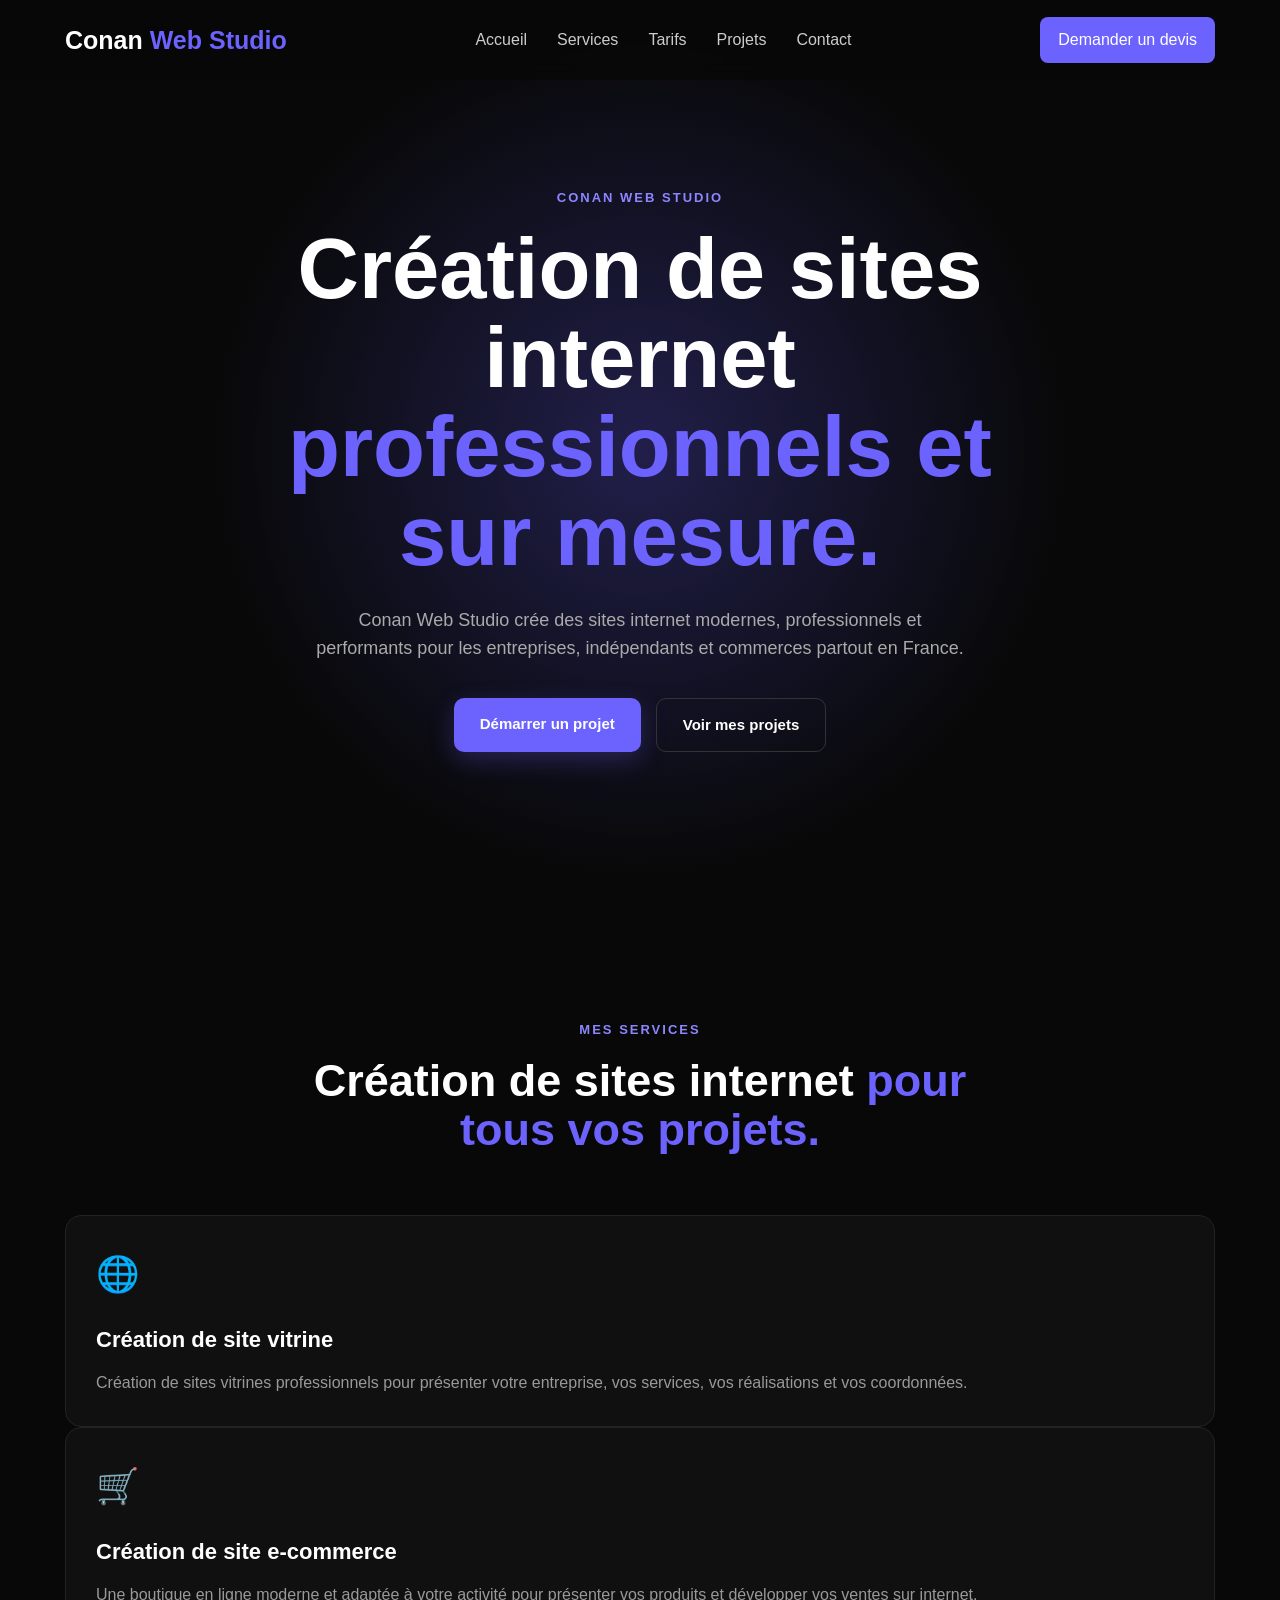
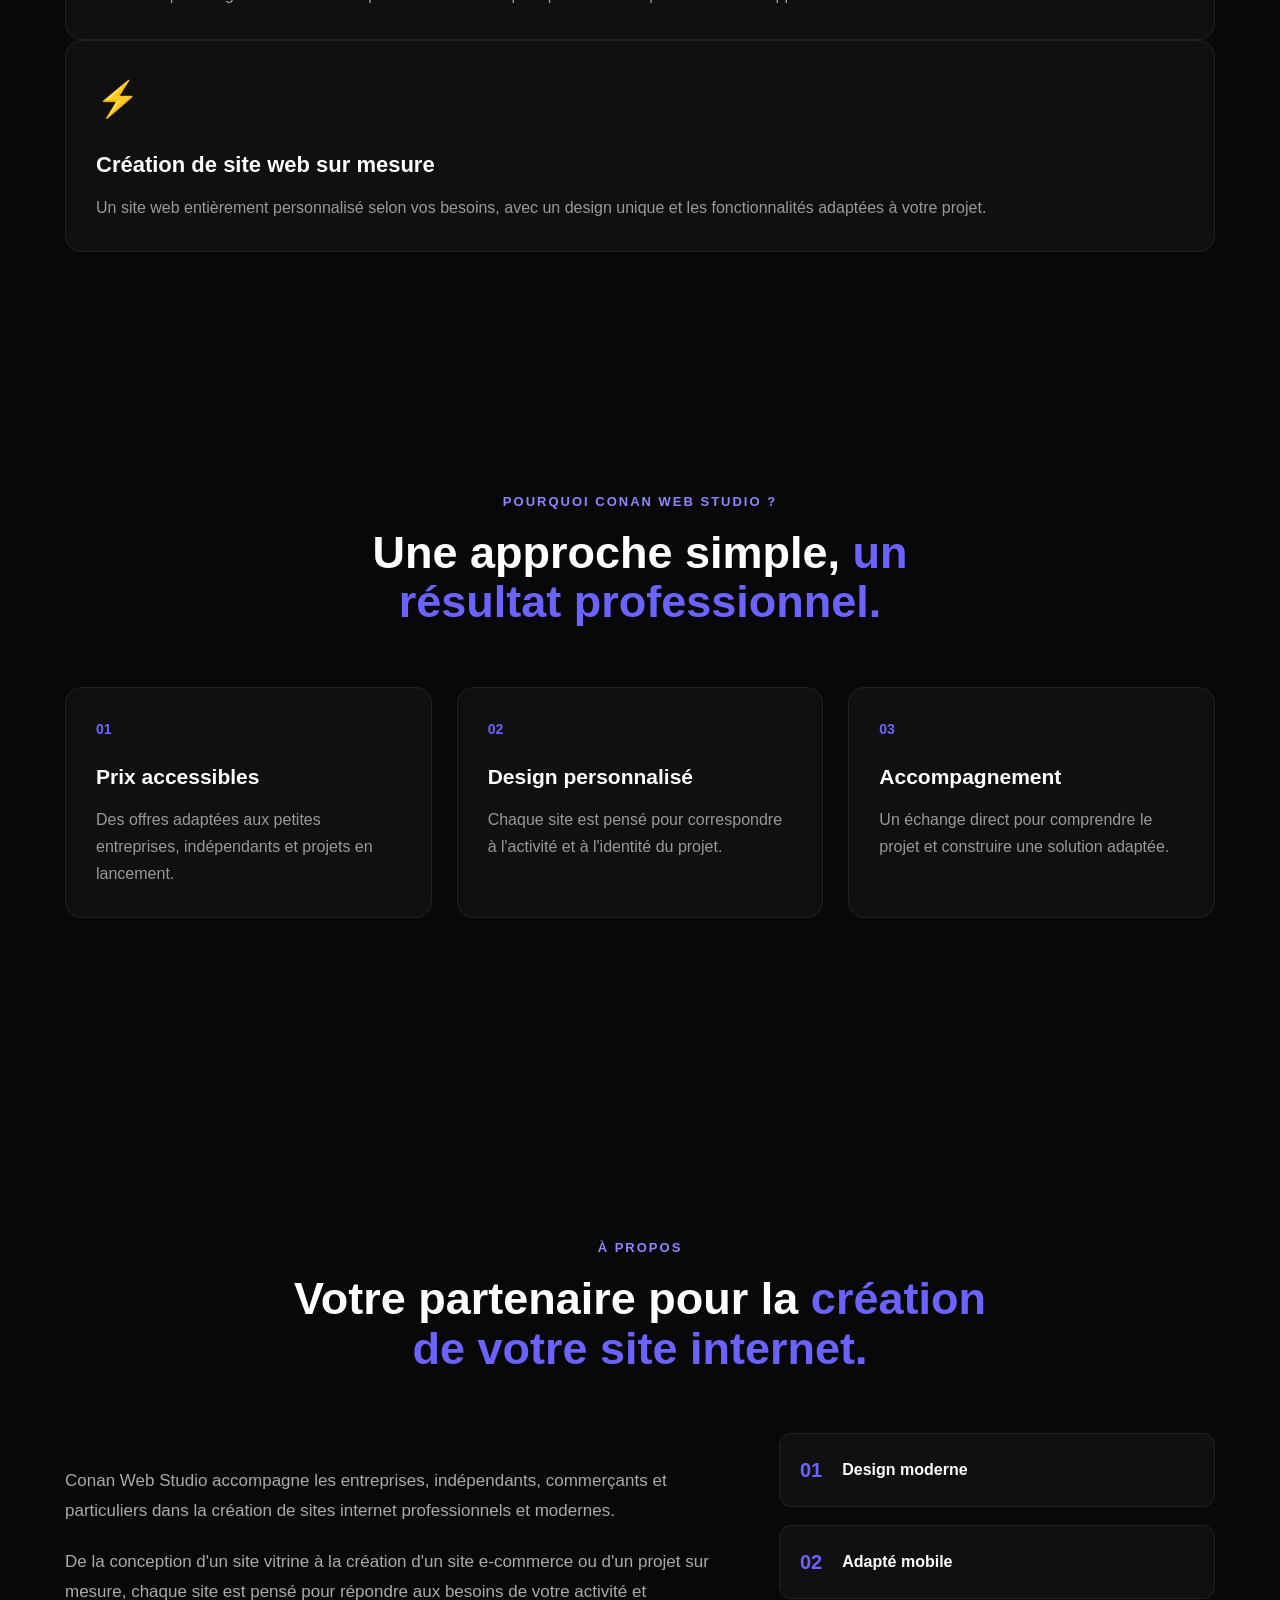
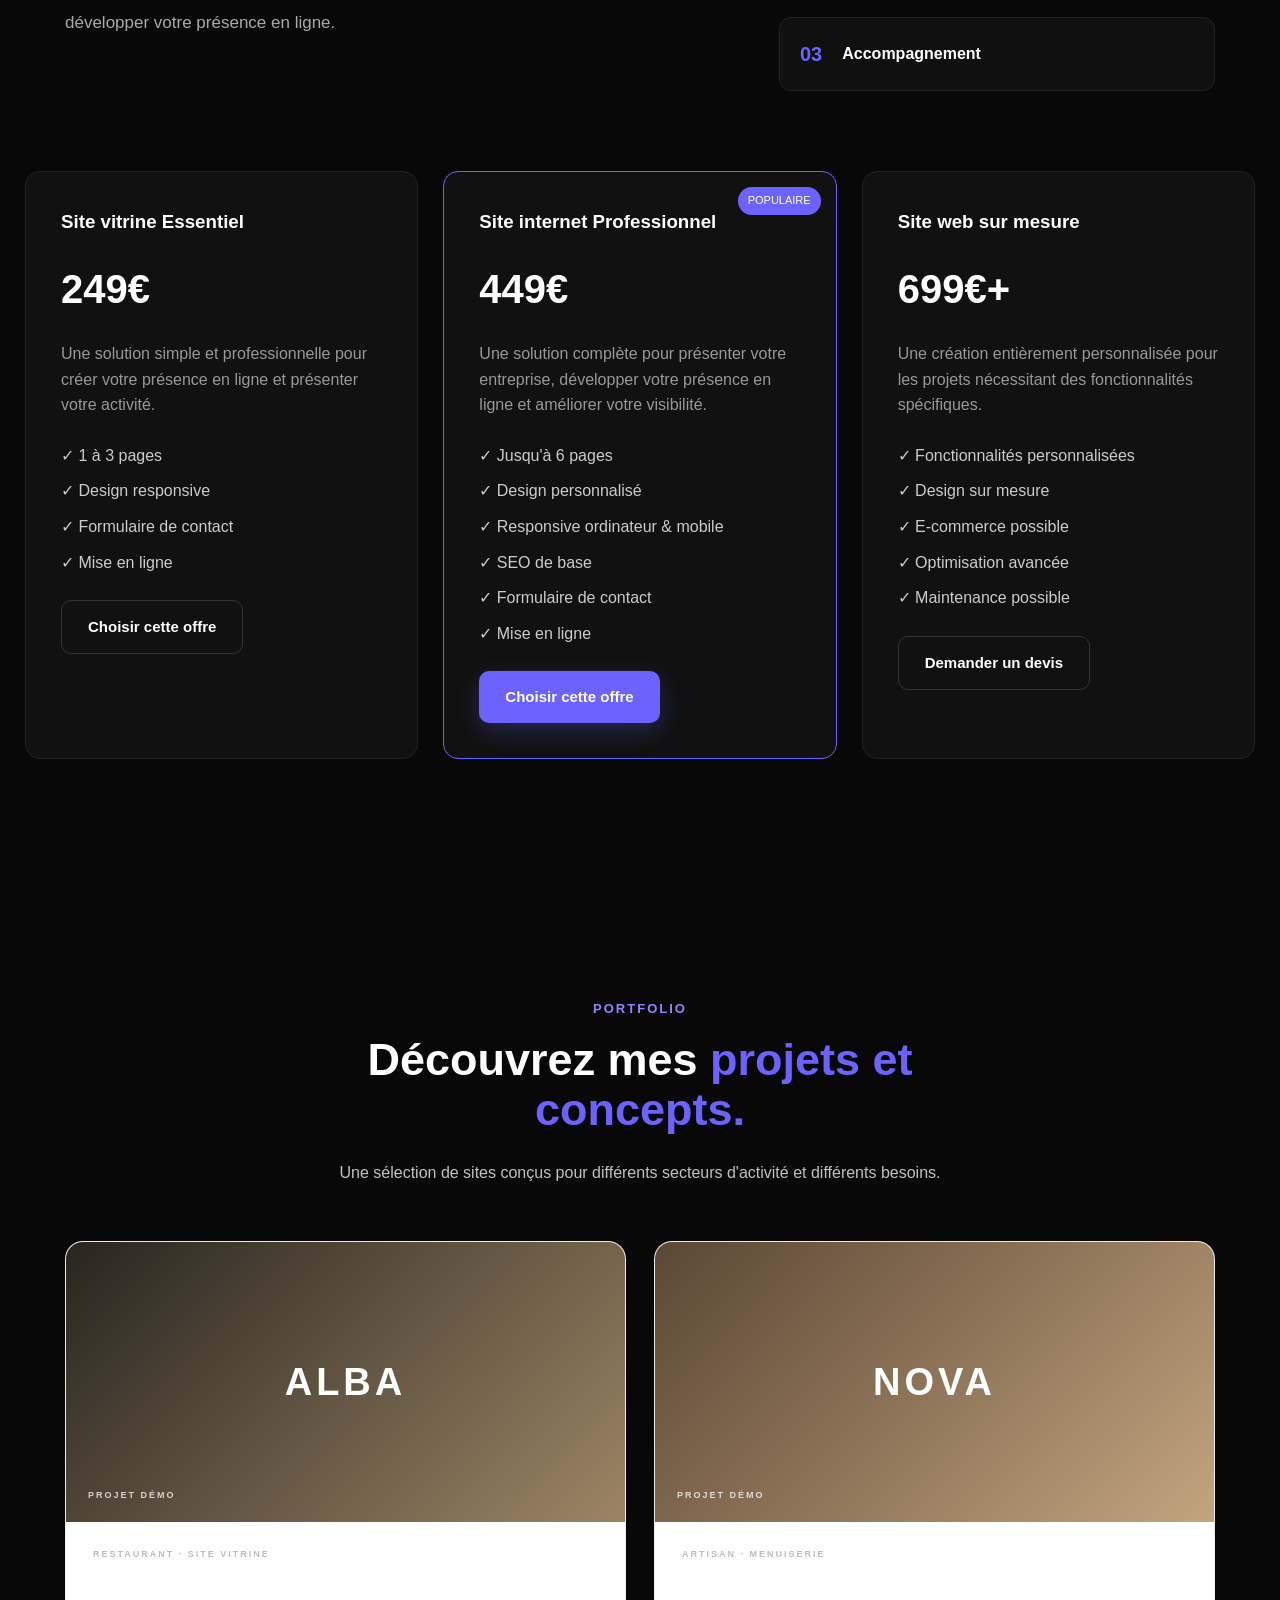
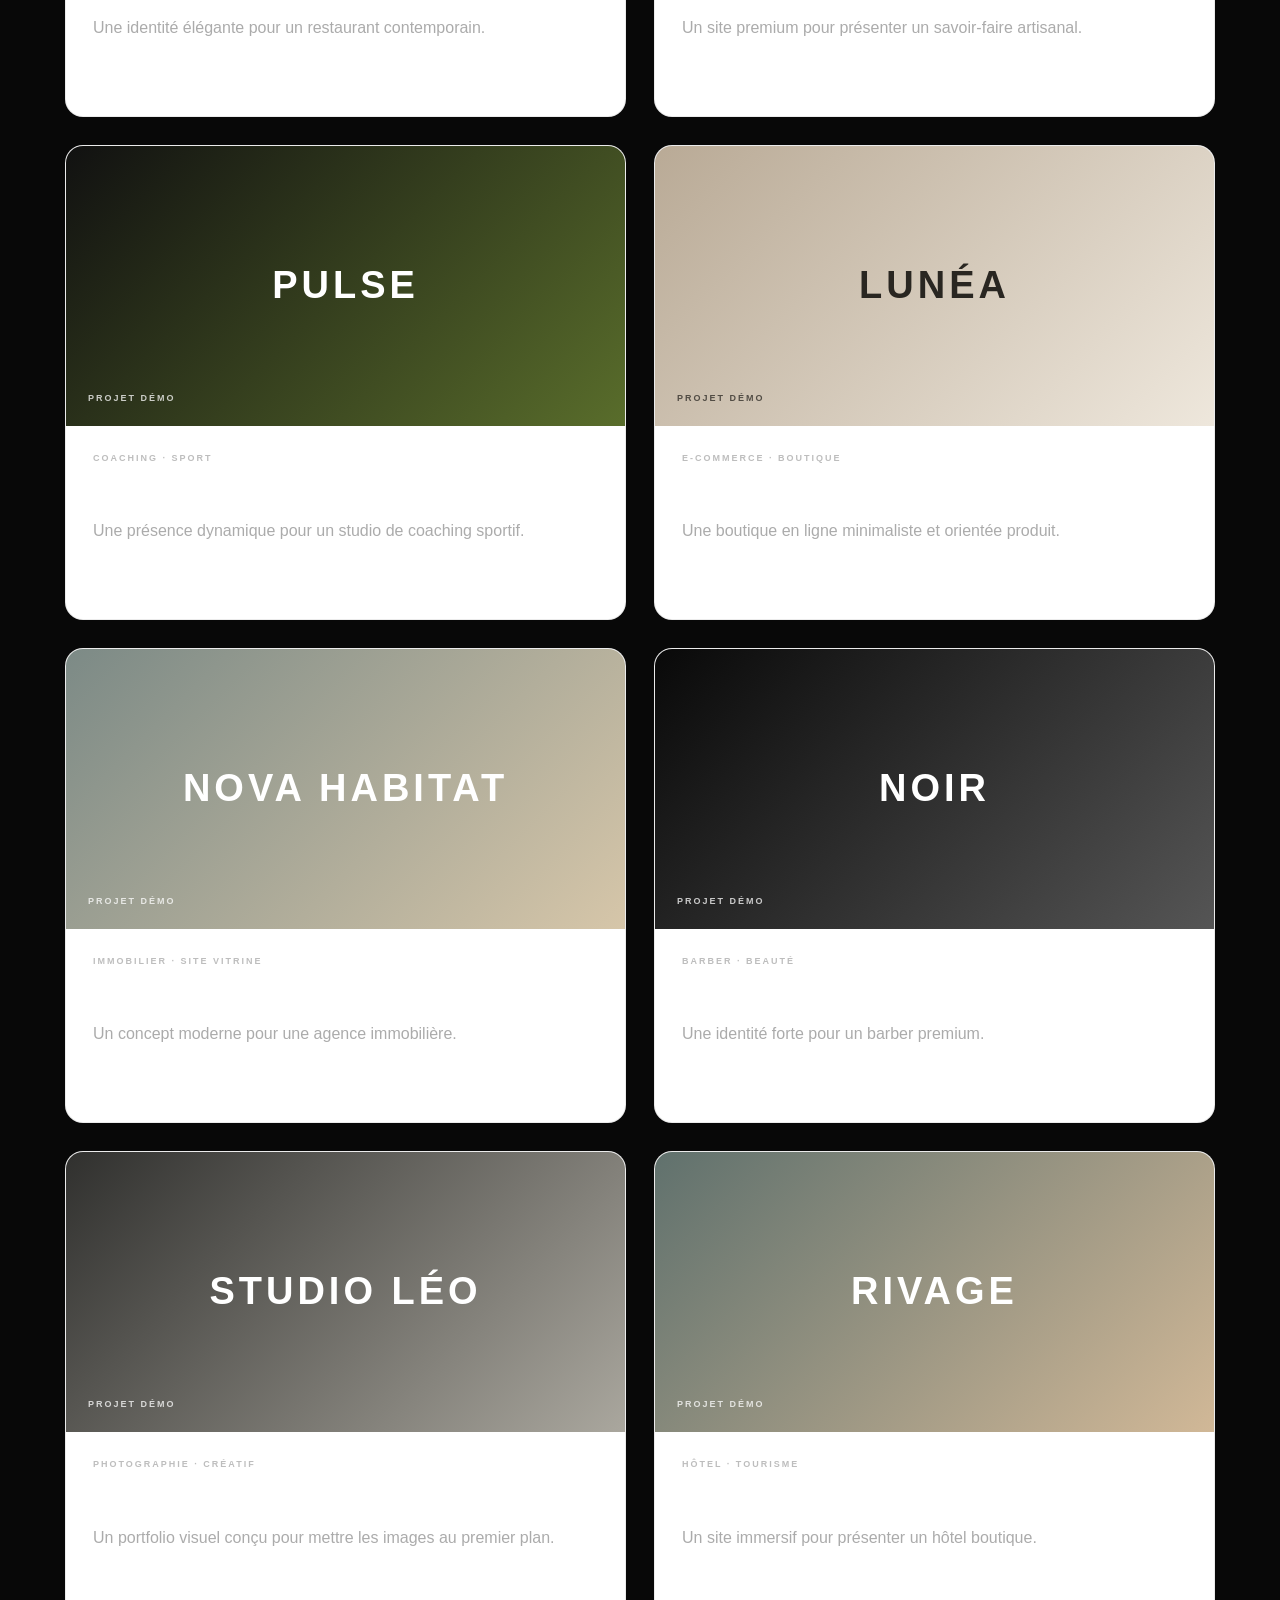
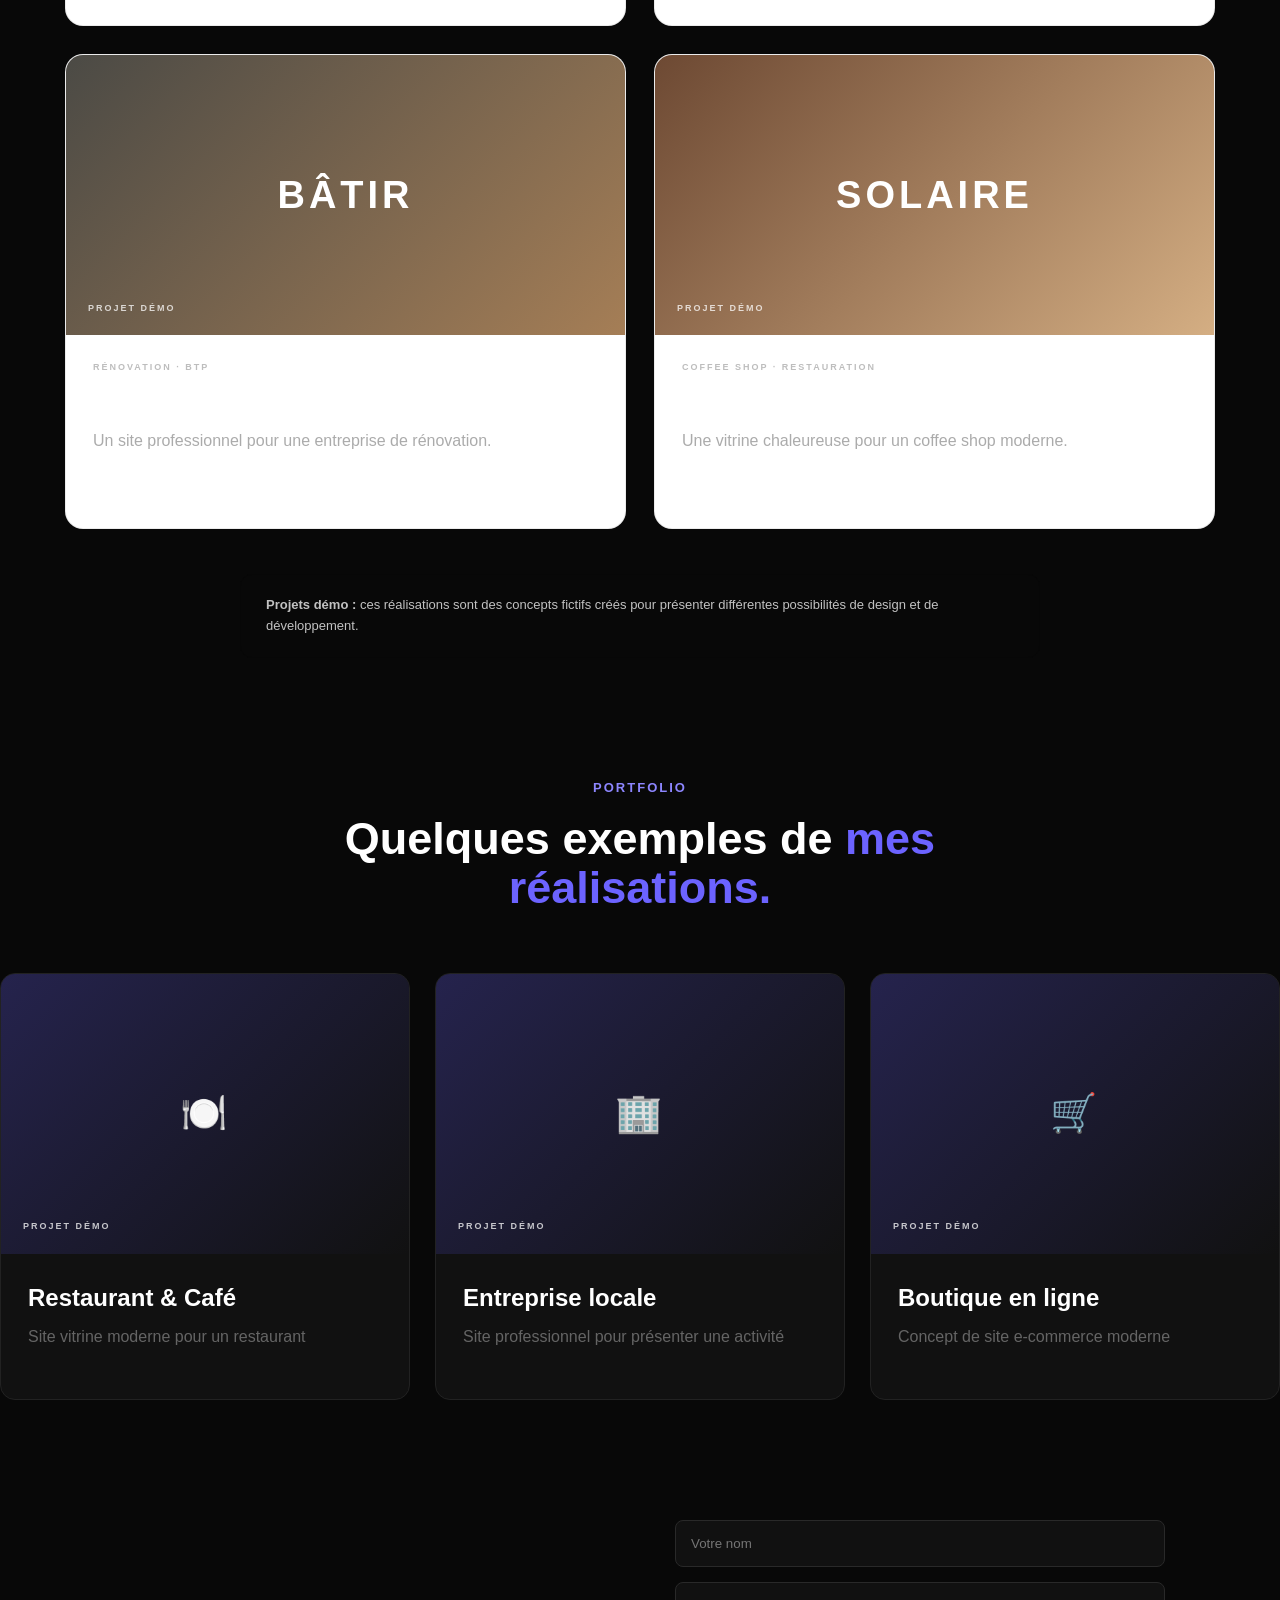
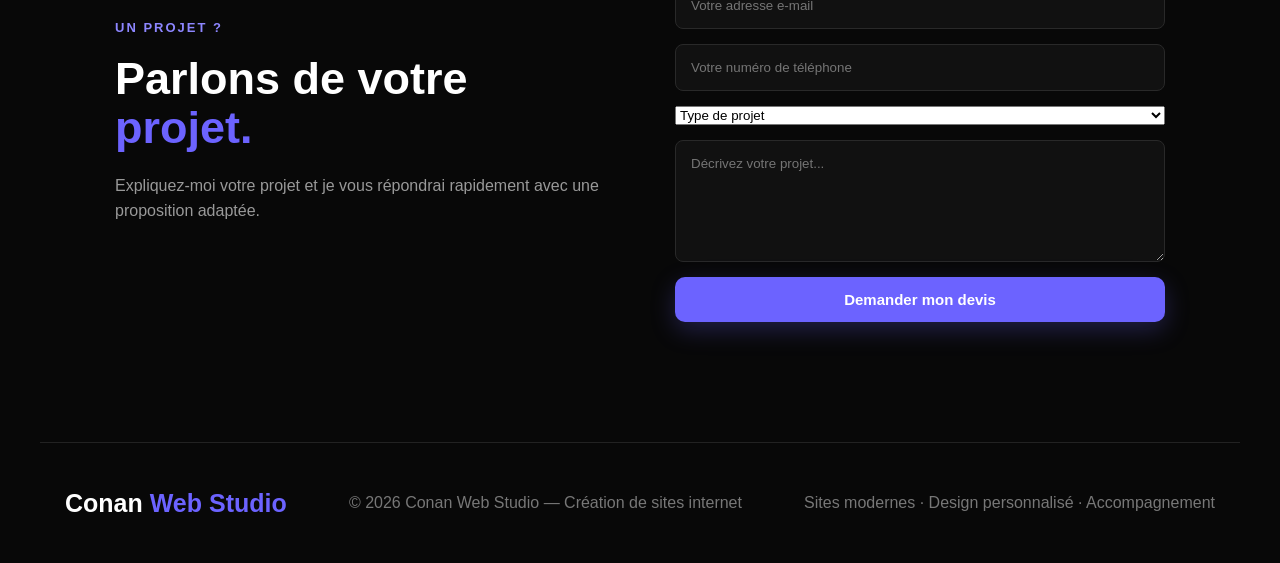
<file: index.html>
<!DOCTYPE html>
<html lang="fr">

<head>

    <meta name="google-site-verification" content="qqfgBhB_IKqJ9J7KC8b_oURuABZEaUQ7FidTp3IoeL0" />

    <meta charset="UTF-8">
    <meta name="viewport" content="width=device-width, initial-scale=1.0">

    <title>Création de site internet professionnel | Conan Web Studio</title>

    <meta name="description"
        content="Conan Web Studio crée des sites internet professionnels, modernes et adaptés aux entreprises, indépendants et commerces. Site vitrine, e-commerce et création sur mesure.">

    <meta property="og:title" content="Création de site internet professionnel | Conan Web Studio">
    <meta property="og:description"
        content="Conan Web Studio crée des sites internet professionnels, modernes et sur mesure pour les entreprises, indépendants et commerces partout en France.">
    <meta property="og:type" content="website">
    <meta property="og:url" content="https://nado1717.github.io/Conan-Web-Studio/">
    <meta property="og:locale" content="fr_FR">

    <link rel="stylesheet" href="style.css">
    <script type="application/ld+json">
{
  "@context": "https://schema.org",
  "@type": "ProfessionalService",
  "name": "Conan Web Studio",
  "description": "Création de sites internet professionnels, modernes et sur mesure pour les entreprises, indépendants et commerces partout en France.",
  "url": "https://nado1717.github.io/Conan-Web-Studio/",
  "priceRange": "€€",
  "areaServed": {
    "@type": "Country",
    "name": "France"
  },
  "serviceType": [
    "Création de site internet",
    "Création de site vitrine",
    "Création de site e-commerce",
    "Création de site web sur mesure"
  ]
}
</script>
</head>

<body>

    <!-- NAVIGATION -->
    <header>
        <nav class="navbar">

            <div class="logo">
                Conan <span>Web Studio</span>
            </div>
            <button class="menu-toggle" aria-label="Ouvrir le menu">
                ☰
            </button>
            <ul class="nav-links">
                <li><a href="#accueil">Accueil</a></li>
                <li><a href="#services">Services</a></li>
                <li><a href="#tarifs">Tarifs</a></li>
                <li><a href="#projets">Projets</a></li>
                <li><a href="#contact">Contact</a></li>
            </ul>

            <a href="#contact" class="nav-button">
                Demander un devis
            </a>

        </nav>
    </header>


    <!-- HERO -->
    <main>

        <section id="accueil" class="hero">

            <div class="hero-content">

                <p class="small-title">
                    CONAN WEB STUDIO
                </p>

                <h1>
                    Création de sites internet
                    <span>professionnels et sur mesure.</span>
                </h1>

                <p class="hero-text">
                    Conan Web Studio crée des sites internet modernes, professionnels
                    et performants pour les entreprises, indépendants et commerces
                    partout en France.
                </p>
                <div class="hero-buttons">

                    <a href="#contact" class="button primary">
                        Démarrer un projet
                    </a>

                    <a href="#projets" class="button secondary">
                        Voir mes projets
                    </a>

                </div>

            </div>

        </section>


        <!-- SERVICES -->
        <section id="services" class="section">

            <div class="section-title">

                <p class="small-title">
                    MES SERVICES
                </p>

                <h2>
                    Création de sites internet
                    <span>pour tous vos projets.</span>
                </h2>

            </div>


            <div class="card">

                <div class="icon">
                    🌐
                </div>

                <h3>
                    Création de site vitrine
                </h3>

                <p>
                    Création de sites vitrines professionnels pour présenter votre
                    entreprise, vos services, vos réalisations et vos coordonnées.
                </p>

            </div>


            <div class="card">

                <div class="icon">
                    🛒
                </div>

                <h3>
                    Création de site e-commerce
                </h3>

                <p>
                    Une boutique en ligne moderne et adaptée à votre activité pour
                    présenter vos produits et développer vos ventes sur internet.
                </p>
            </div>


            <div class="card">

                <div class="icon">
                    ⚡
                </div>

                <h3>
                    Création de site web sur mesure
                </h3>

                <p>
                    Un site web entièrement personnalisé selon vos besoins, avec
                    un design unique et les fonctionnalités adaptées à votre projet.
                </p>

            </div>

        </section>


        <!-- TARIFS -->
        <section class="section advantages-section">

            <div class="section-title">
                <p class="small-title">POURQUOI CONAN WEB STUDIO ?</p>

                <h2>
                    Une approche simple,
                    <span>un résultat professionnel.</span>
                </h2>
            </div>

            <div class="advantages">

                <div class="advantage">
                    <div class="advantage-number">01</div>
                    <h3>Prix accessibles</h3>
                    <p>
                        Des offres adaptées aux petites entreprises,
                        indépendants et projets en lancement.
                    </p>
                </div>

                <div class="advantage">
                    <div class="advantage-number">02</div>
                    <h3>Design personnalisé</h3>
                    <p>
                        Chaque site est pensé pour correspondre
                        à l'activité et à l'identité du projet.
                    </p>
                </div>

                <div class="advantage">
                    <div class="advantage-number">03</div>
                    <h3>Accompagnement</h3>
                    <p>
                        Un échange direct pour comprendre le projet
                        et construire une solution adaptée.
                    </p>
                </div>

            </div>

        </section>
        <section id="tarifs" class="section pricing-section">

            <section class="section about-section">

                <div class="section-title">
                    <p class="small-title">À PROPOS</p>

                    <h2>
                        Votre partenaire pour la
                        <span>création de votre site internet.</span>
                    </h2>
                </div>

                <div class="about-content">

                    <div class="about-text">

                        <p>
                            Conan Web Studio accompagne les entreprises, indépendants,
                            commerçants et particuliers dans la création de sites internet
                            professionnels et modernes.
                        </p>

                        <p>
                            De la conception d'un site vitrine à la création d'un site
                            e-commerce ou d'un projet sur mesure, chaque site est pensé
                            pour répondre aux besoins de votre activité et développer
                            votre présence en ligne.
                        </p>

                    </div>

                    <div class="about-points">

                        <div>
                            <strong>01</strong>
                            <span>Design moderne</span>
                        </div>

                        <div>
                            <strong>02</strong>
                            <span>Adapté mobile</span>
                        </div>

                        <div>
                            <strong>03</strong>
                            <span>Accompagnement</span>
                        </div>

                    </div>

                </div>

            </section>


            <div class="pricing">

                <div class="price-card">

                    <h3>Site vitrine Essentiel</h3>

                    <div class="price">249€</div>

                    <p>
                        Une solution simple et professionnelle pour créer votre présence
                        en ligne et présenter votre activité.
                    </p>

                    <ul>
                        <li>✓ 1 à 3 pages</li>
                        <li>✓ Design responsive</li>
                        <li>✓ Formulaire de contact</li>
                        <li>✓ Mise en ligne</li>
                    </ul>

                    <a href="#contact" class="button secondary">
                        Choisir cette offre
                    </a>

                </div>


                <div class="price-card featured">

                    <div class="popular">
                        POPULAIRE
                    </div>

                    <h3>Site internet Professionnel</h3>

                    <div class="price">449€</div>

                    <p>
                        Une solution complète pour présenter votre entreprise,
                        développer votre présence en ligne et améliorer votre visibilité.
                    </p>

                    <ul>
                        <li>✓ Jusqu'à 6 pages</li>
                        <li>✓ Design personnalisé</li>
                        <li>✓ Responsive ordinateur & mobile</li>
                        <li>✓ SEO de base</li>
                        <li>✓ Formulaire de contact</li>
                        <li>✓ Mise en ligne</li>
                    </ul>

                    <a href="#contact" class="button primary">
                        Choisir cette offre
                    </a>

                </div>


                <div class="price-card">

                    <h3>Site web sur mesure</h3>

                    <div class="price">699€+</div>

                    <p>
                        Une création entièrement personnalisée pour les projets
                        nécessitant des fonctionnalités spécifiques.
                    </p>

                    <ul>
                        <li>✓ Fonctionnalités personnalisées</li>
                        <li>✓ Design sur mesure</li>
                        <li>✓ E-commerce possible</li>
                        <li>✓ Optimisation avancée</li>
                        <li>✓ Maintenance possible</li>
                    </ul>

                    <a href="#contact" class="button secondary">
                        Demander un devis
                    </a>

                </div>

            </div>

        </section>


        <!-- PROJETS -->
        <section id="projets" class="section portfolio-section">

            <div class="section-title">

                <p class="small-title">
                    PORTFOLIO
                </p>

                <h2>
                    Découvrez mes
                    <span>projets et concepts.</span>
                </h2>

                <p class="portfolio-intro">
                    Une sélection de sites conçus pour différents secteurs
                    d'activité et différents besoins.
                </p>

            </div>


            <div class="projects">

                <!-- 01 -->
                <div class="project">

                    <a href="maison-alba/" class="project-link">

                        <div class="project-image project-restaurant">
                            ALBA
                        </div>

                        <div class="project-info">

                            <p class="project-category">
                                RESTAURANT · SITE VITRINE
                            </p>

                            <h3>Maison Alba</h3>

                            <p>
                                Une identité élégante pour un restaurant contemporain.
                            </p>

                            <span class="project-button">
                                Voir le projet →
                            </span>

                        </div>

                    </a>

                </div>


                <!-- 02 -->
                <div class="project">

                    <a href="atelier-nova/" class="project-link">

                        <div class="project-image project-artisan">
                            NOVA
                        </div>

                        <div class="project-info">

                            <p class="project-category">
                                ARTISAN · MENUISERIE
                            </p>

                            <h3>Atelier Nova</h3>

                            <p>
                                Un site premium pour présenter un savoir-faire artisanal.
                            </p>

                            <span class="project-button">
                                Voir le projet →
                            </span>

                        </div>

                    </a>

                </div>


                <!-- 03 -->
                <div class="project">

                    <a href="pulse-studio/" class="project-link">

                        <div class="project-image project-fitness">
                            PULSE
                        </div>

                        <div class="project-info">

                            <p class="project-category">
                                COACHING · SPORT
                            </p>

                            <h3>Pulse Studio</h3>

                            <p>
                                Une présence dynamique pour un studio de coaching sportif.
                            </p>

                            <span class="project-button">
                                Voir le projet →
                            </span>

                        </div>

                    </a>

                </div>


                <!-- 04 -->
                <div class="project">

                    <a href="lunea-boutique/" class="project-link">

                        <div class="project-image project-shop">
                            LUNÉA
                        </div>

                        <div class="project-info">

                            <p class="project-category">
                                E-COMMERCE · BOUTIQUE
                            </p>

                            <h3>Lunéa</h3>

                            <p>
                                Une boutique en ligne minimaliste et orientée produit.
                            </p>

                            <span class="project-button">
                                Voir le projet →
                            </span>

                        </div>

                    </a>

                </div>


                <!-- 05 -->
                <div class="project">

                    <a href="01-immobilier/" class="project-link">

                        <div class="project-image project-immobilier">
                            NOVA HABITAT
                        </div>

                        <div class="project-info">

                            <p class="project-category">
                                IMMOBILIER · SITE VITRINE
                            </p>

                            <h3>Nova Habitat</h3>

                            <p>
                                Un concept moderne pour une agence immobilière.
                            </p>

                            <span class="project-button">
                                Voir le projet →
                            </span>

                        </div>

                    </a>

                </div>


                <!-- 06 -->
                <div class="project">

                    <a href="02-barber/" class="project-link">

                        <div class="project-image project-barber">
                            NOIR
                        </div>

                        <div class="project-info">

                            <p class="project-category">
                                BARBER · BEAUTÉ
                            </p>

                            <h3>Noir Barber</h3>

                            <p>
                                Une identité forte pour un barber premium.
                            </p>

                            <span class="project-button">
                                Voir le projet →
                            </span>

                        </div>

                    </a>

                </div>


                <!-- 07 -->
                <div class="project">

                    <a href="03-photographe/" class="project-link">

                        <div class="project-image project-photo">
                            STUDIO LÉO
                        </div>

                        <div class="project-info">

                            <p class="project-category">
                                PHOTOGRAPHIE · CRÉATIF
                            </p>

                            <h3>Studio Léo</h3>

                            <p>
                                Un portfolio visuel conçu pour mettre les images au premier plan.
                            </p>

                            <span class="project-button">
                                Voir le projet →
                            </span>

                        </div>

                    </a>

                </div>


                <!-- 08 -->
                <div class="project">

                    <a href="04-hotel/" class="project-link">

                        <div class="project-image project-hotel">
                            RIVAGE
                        </div>

                        <div class="project-info">

                            <p class="project-category">
                                HÔTEL · TOURISME
                            </p>

                            <h3>Maison Rivage</h3>

                            <p>
                                Un site immersif pour présenter un hôtel boutique.
                            </p>

                            <span class="project-button">
                                Voir le projet →
                            </span>

                        </div>

                    </a>

                </div>


                <!-- 09 -->
                <div class="project">

                    <a href="05-renovation/" class="project-link">

                        <div class="project-image project-renovation">
                            BÂTIR
                        </div>

                        <div class="project-info">

                            <p class="project-category">
                                RÉNOVATION · BTP
                            </p>

                            <h3>Atelier Bâtir</h3>

                            <p>
                                Un site professionnel pour une entreprise de rénovation.
                            </p>

                            <span class="project-button">
                                Voir le projet →
                            </span>

                        </div>

                    </a>

                </div>


                <!-- 10 -->
                <div class="project">

                    <a href="06-coffee/" class="project-link">

                        <div class="project-image project-coffee">
                            SOLAIRE
                        </div>

                        <div class="project-info">

                            <p class="project-category">
                                COFFEE SHOP · RESTAURATION
                            </p>

                            <h3>Café Solaire</h3>

                            <p>
                                Une vitrine chaleureuse pour un coffee shop moderne.
                            </p>

                            <span class="project-button">
                                Voir le projet →
                            </span>

                        </div>

                    </a>

                </div>

            </div>


            <div class="portfolio-note">

                <p>
                    <strong>Projets démo :</strong>
                    ces réalisations sont des concepts fictifs créés pour
                    présenter différentes possibilités de design et de développement.
                </p>

            </div>

        </section>
        <div class="section-title">

            <p class="small-title">
                PORTFOLIO
            </p>

            <h2>
                Quelques exemples de
                <span>mes réalisations.</span>
            </h2>

        </div>


        <div class="projects">

            <div class="project">

                <div class="project-image">
                    🍽️
                </div>

                <div class="project-info">
                    <h3>Restaurant & Café</h3>
                    <p>Site vitrine moderne pour un restaurant</p>
                </div>

            </div>


            <div class="project">

                <div class="project-image">
                    🏢
                </div>

                <div class="project-info">
                    <h3>Entreprise locale</h3>
                    <p>Site professionnel pour présenter une activité</p>
                </div>

            </div>


            <div class="project">

                <div class="project-image">
                    🛒
                </div>

                <div class="project-info">
                    <h3>Boutique en ligne</h3>
                    <p>Concept de site e-commerce moderne</p>
                </div>

            </div>

        </div>

        </section>


        <!-- CONTACT -->
        <section id="contact" class="section contact-section">

            <div class="contact-content">

                <div>

                    <p class="small-title">
                        UN PROJET ?
                    </p>

                    <h2>
                        Parlons de votre
                        <span>projet.</span>
                    </h2>

                    <p>
                        Expliquez-moi votre projet et je vous
                        répondrai rapidement avec une proposition adaptée.
                    </p>

                </div>


                <form id="contact-form" action="https://formspree.io/f/xyezpwog" method="POST">

                    <input type="text" name="name" placeholder="Votre nom" required>

                    <input type="email" name="email" placeholder="Votre adresse e-mail" required>

                    <input type="tel" name="phone" placeholder="Votre numéro de téléphone">

                    <select name="project" required>
                        <option value="">Type de projet</option>
                        <option value="Site vitrine">Site vitrine</option>
                        <option value="Boutique en ligne">Boutique en ligne</option>
                        <option value="Site sur mesure">Site sur mesure</option>
                        <option value="Autre projet">Autre projet</option>
                    </select>

                    <textarea name="message" placeholder="Décrivez votre projet..." rows="6" required></textarea>

                    <button type="submit" class="button primary">
                        Demander mon devis
                    </button>

                </form>

            </div>

        </section>

    </main>


    <!-- FOOTER -->
    <footer>

        <div class="logo">
            Conan <span>Web Studio</span>
        </div>

        <p>
            © 2026 Conan Web Studio — Création de sites internet
        </p>

        <p>
            Sites modernes · Design personnalisé · Accompagnement
        </p>

    </footer>


    <script src="script.js"></script>

</body>

</html>
</file>
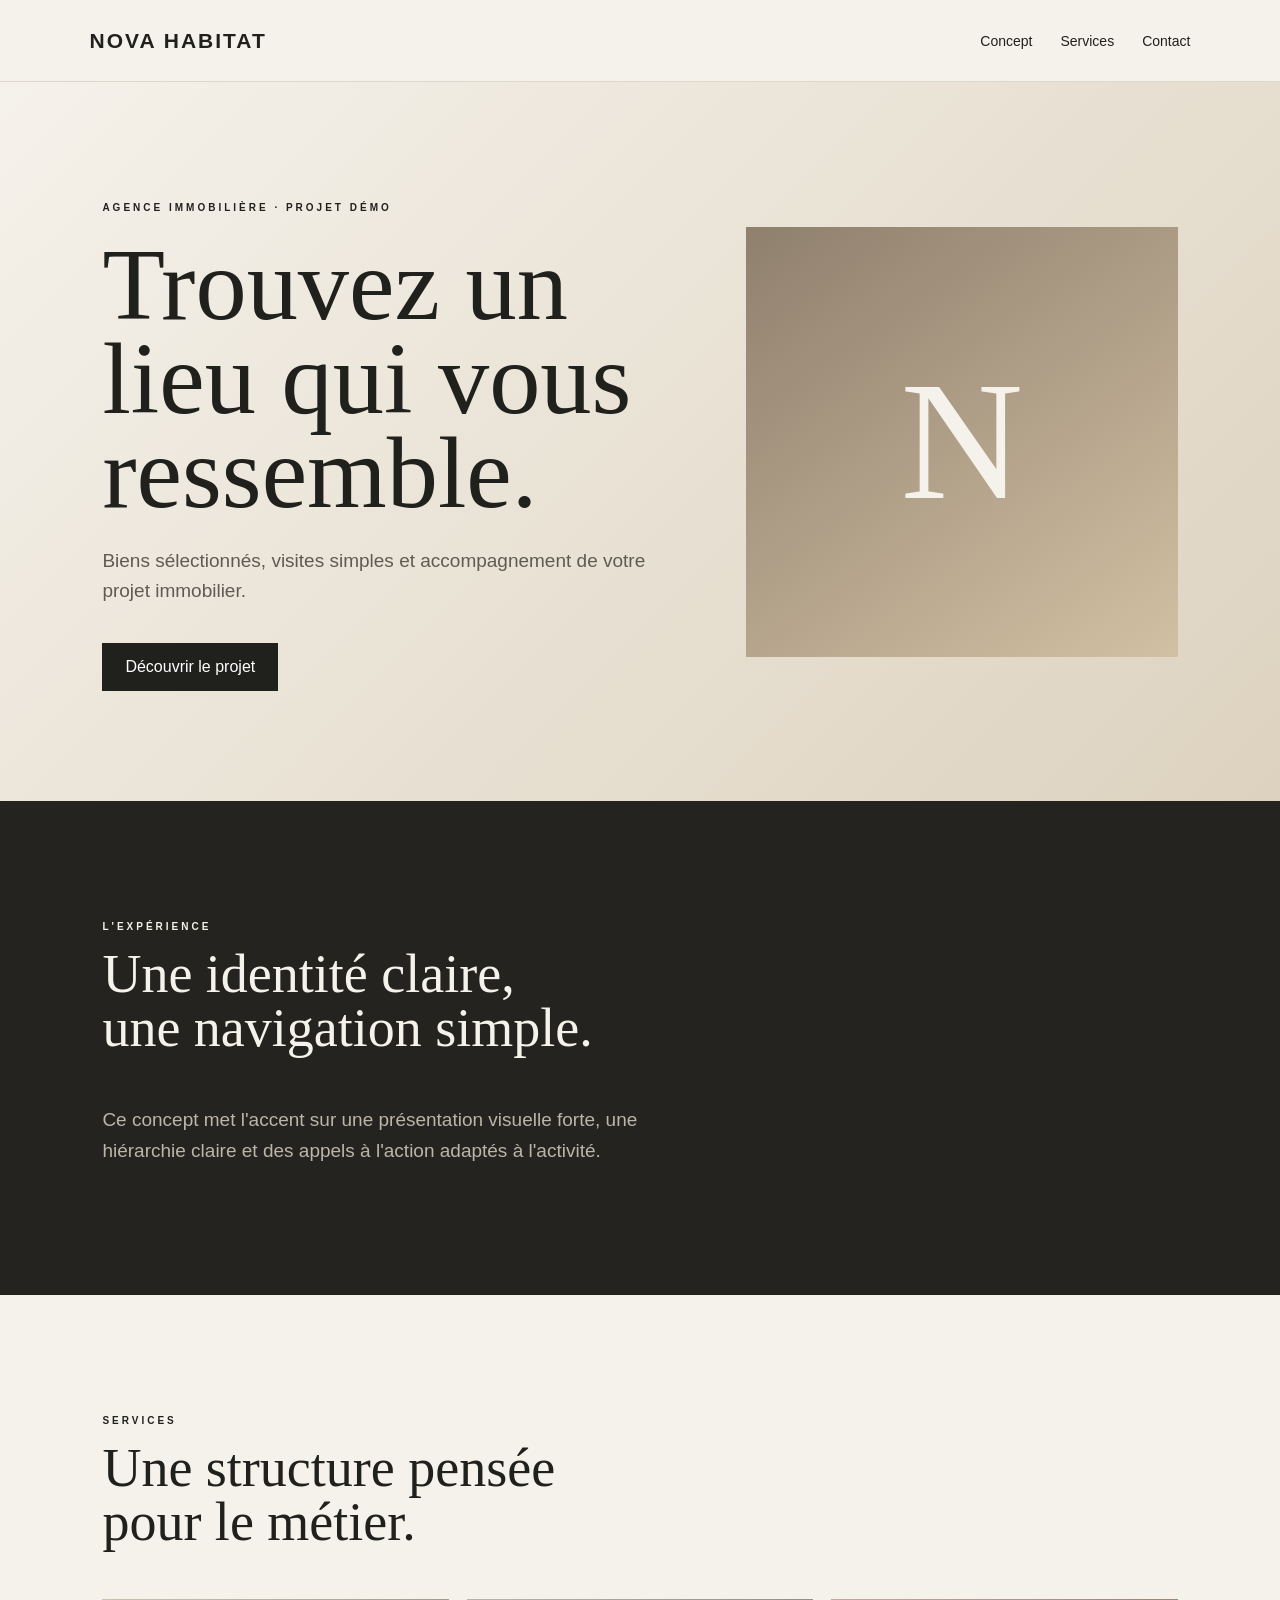
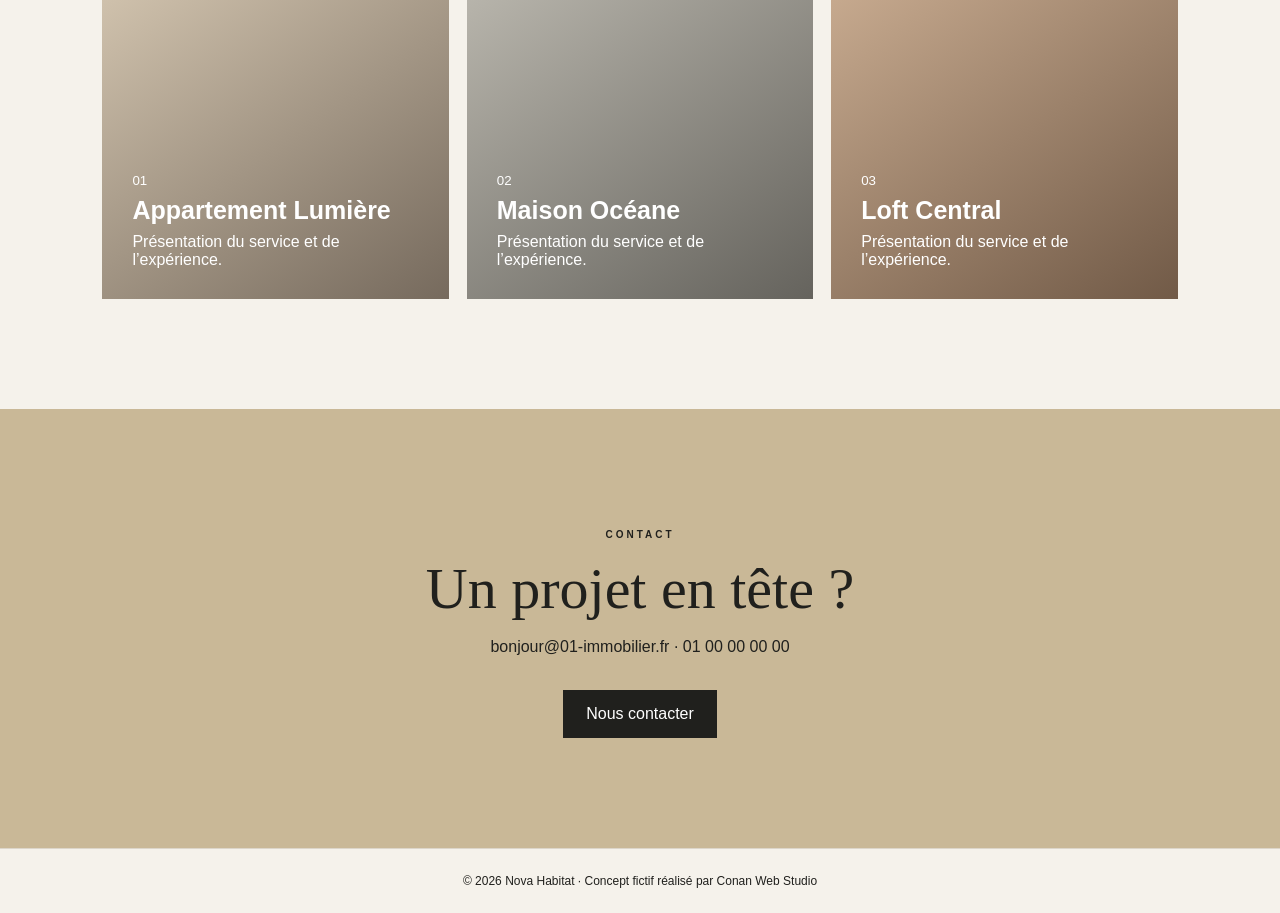
<file: 01-immobilier/index.html>
<!doctype html><html lang="fr"><head><meta charset="utf-8"><meta name="viewport" content="width=device-width,initial-scale=1"><title>Nova Habitat — Agence immobilière</title><meta name="description" content="Biens sélectionnés, visites simples et accompagnement de votre projet immobilier."><link rel="stylesheet" href="style.css"></head><body>
<header><a class="logo" href="#">NOVA HABITAT</a><nav><a href="#concept">Concept</a><a href="#offre">Services</a><a href="#contact">Contact</a></nav></header>
<section class="hero"><div><p class="eyebrow">AGENCE IMMOBILIÈRE · PROJET DÉMO</p><h1>Trouvez un lieu qui vous ressemble.<br><span></span></h1><p class="lead">Biens sélectionnés, visites simples et accompagnement de votre projet immobilier.</p><a class="btn" href="#contact">Découvrir le projet</a></div><div class="visual">N</div></section>
<section id="concept" class="section dark"><p class="eyebrow">L'EXPÉRIENCE</p><h2>Une identité claire,<br>une navigation simple.</h2><p class="lead">Ce concept met l'accent sur une présentation visuelle forte, une hiérarchie claire et des appels à l'action adaptés à l'activité.</p></section>
<section id="offre" class="section"><p class="eyebrow">SERVICES</p><h2>Une structure pensée<br>pour le métier.</h2><div class="cards"><article class="card"><small>01</small><h3>Appartement Lumière</h3><p>Présentation du service et de l’expérience.</p></article><article class="card"><small>02</small><h3>Maison Océane</h3><p>Présentation du service et de l’expérience.</p></article><article class="card"><small>03</small><h3>Loft Central</h3><p>Présentation du service et de l’expérience.</p></article></div></section>
<section id="contact" class="contact"><p class="eyebrow">CONTACT</p><h2>Un projet en tête ?</h2><p>bonjour@01-immobilier.fr · 01 00 00 00 00</p><a class="btn" href="mailto:bonjour@01-immobilier.fr">Nous contacter</a></section>
<footer class="footer">© 2026 Nova Habitat · Concept fictif réalisé par Conan Web Studio</footer></body></html>
</file>
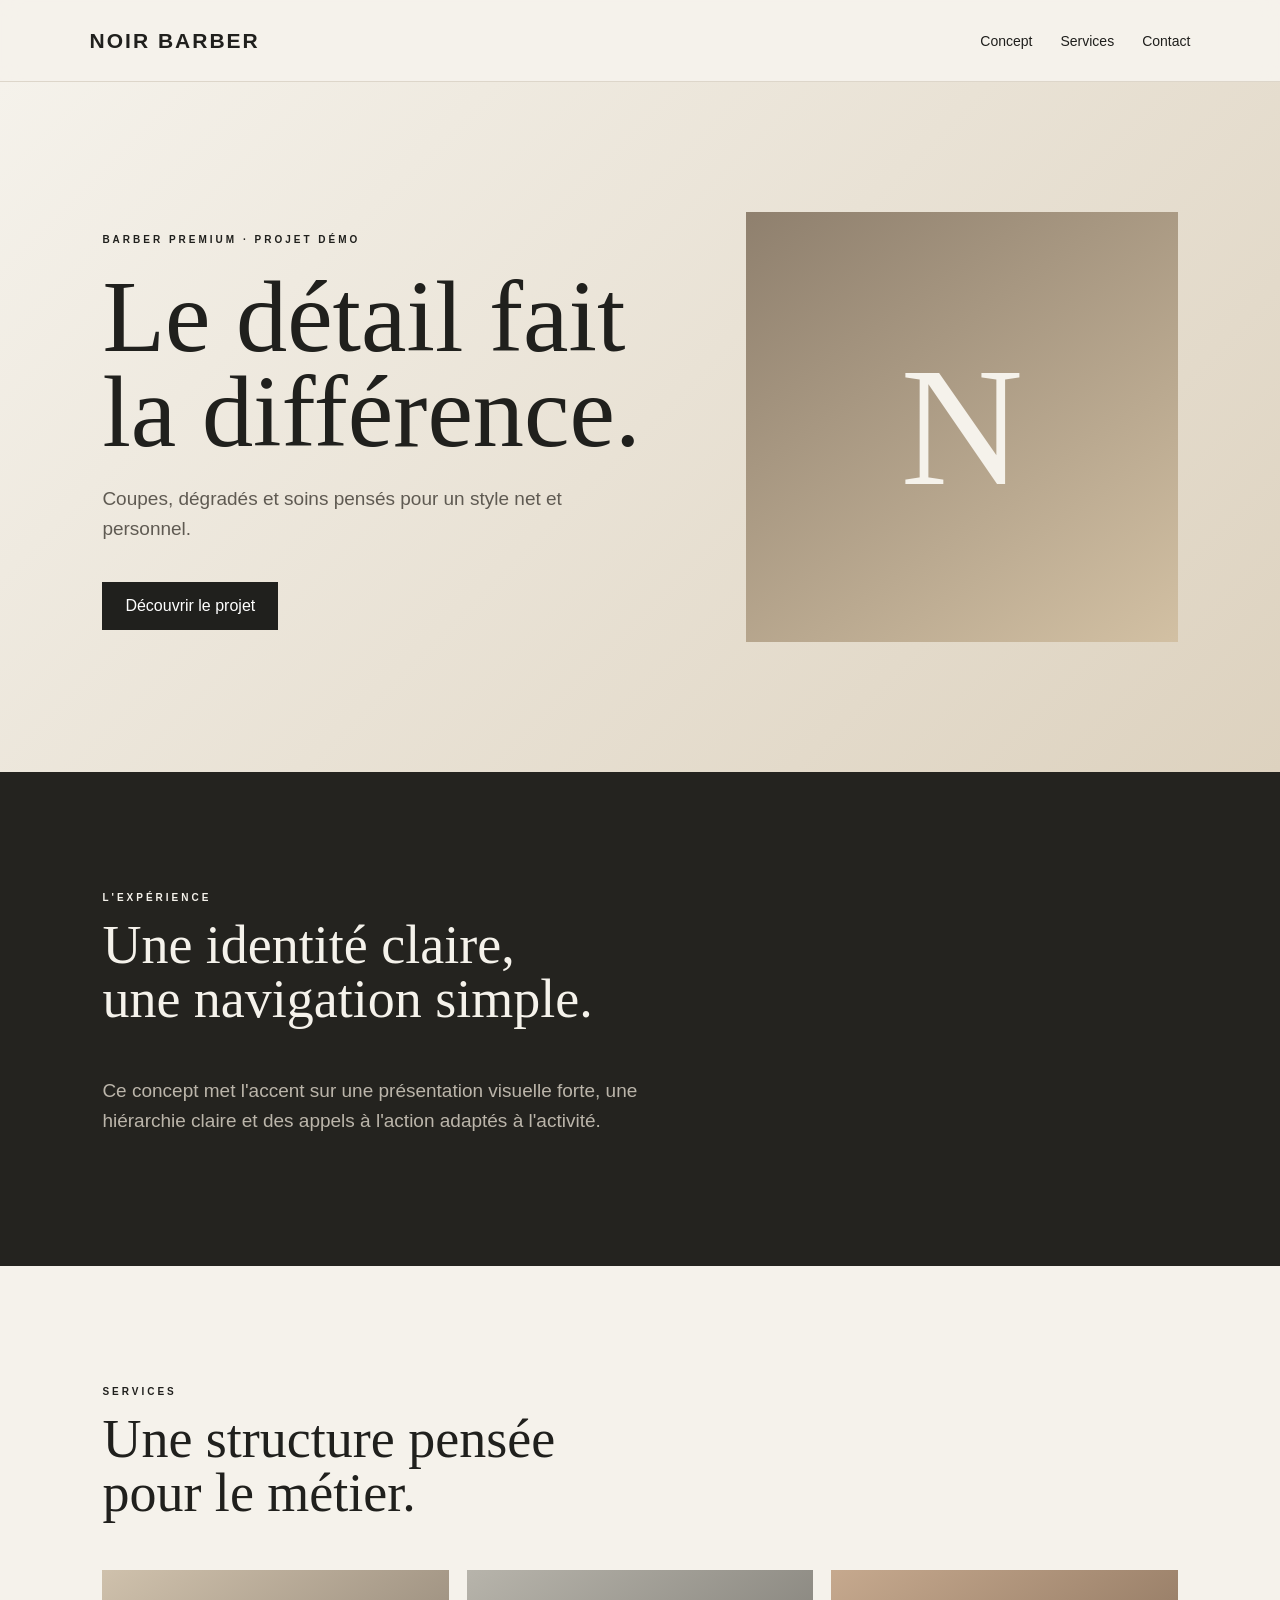
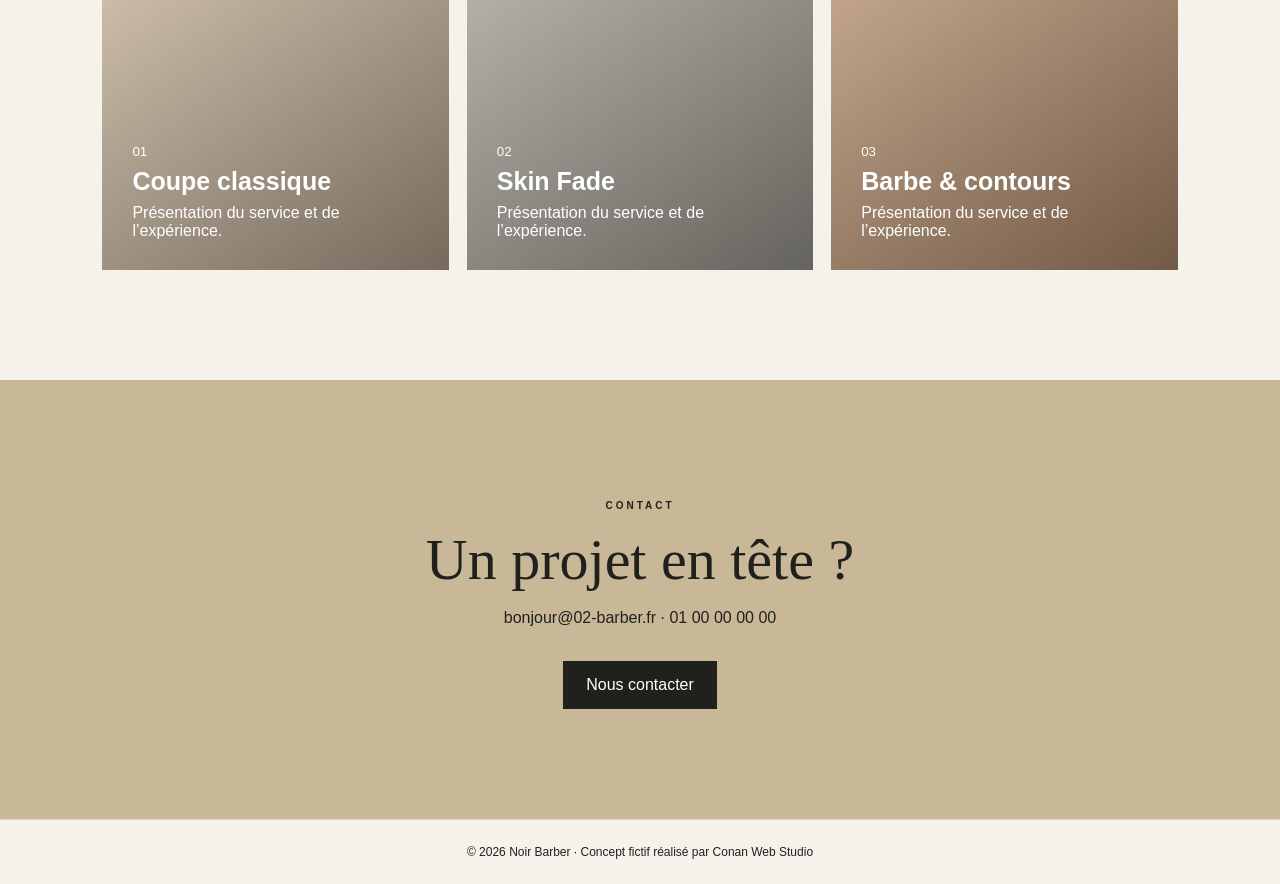
<file: 02-barber/index.html>
<!doctype html><html lang="fr"><head><meta charset="utf-8"><meta name="viewport" content="width=device-width,initial-scale=1"><title>Noir Barber — Barber premium</title><meta name="description" content="Coupes, dégradés et soins pensés pour un style net et personnel."><link rel="stylesheet" href="style.css"></head><body>
<header><a class="logo" href="#">NOIR BARBER</a><nav><a href="#concept">Concept</a><a href="#offre">Services</a><a href="#contact">Contact</a></nav></header>
<section class="hero"><div><p class="eyebrow">BARBER PREMIUM · PROJET DÉMO</p><h1>Le détail fait la différence.<br><span></span></h1><p class="lead">Coupes, dégradés et soins pensés pour un style net et personnel.</p><a class="btn" href="#contact">Découvrir le projet</a></div><div class="visual">N</div></section>
<section id="concept" class="section dark"><p class="eyebrow">L'EXPÉRIENCE</p><h2>Une identité claire,<br>une navigation simple.</h2><p class="lead">Ce concept met l'accent sur une présentation visuelle forte, une hiérarchie claire et des appels à l'action adaptés à l'activité.</p></section>
<section id="offre" class="section"><p class="eyebrow">SERVICES</p><h2>Une structure pensée<br>pour le métier.</h2><div class="cards"><article class="card"><small>01</small><h3>Coupe classique</h3><p>Présentation du service et de l’expérience.</p></article><article class="card"><small>02</small><h3>Skin Fade</h3><p>Présentation du service et de l’expérience.</p></article><article class="card"><small>03</small><h3>Barbe & contours</h3><p>Présentation du service et de l’expérience.</p></article></div></section>
<section id="contact" class="contact"><p class="eyebrow">CONTACT</p><h2>Un projet en tête ?</h2><p>bonjour@02-barber.fr · 01 00 00 00 00</p><a class="btn" href="mailto:bonjour@02-barber.fr">Nous contacter</a></section>
<footer class="footer">© 2026 Noir Barber · Concept fictif réalisé par Conan Web Studio</footer></body></html>
</file>
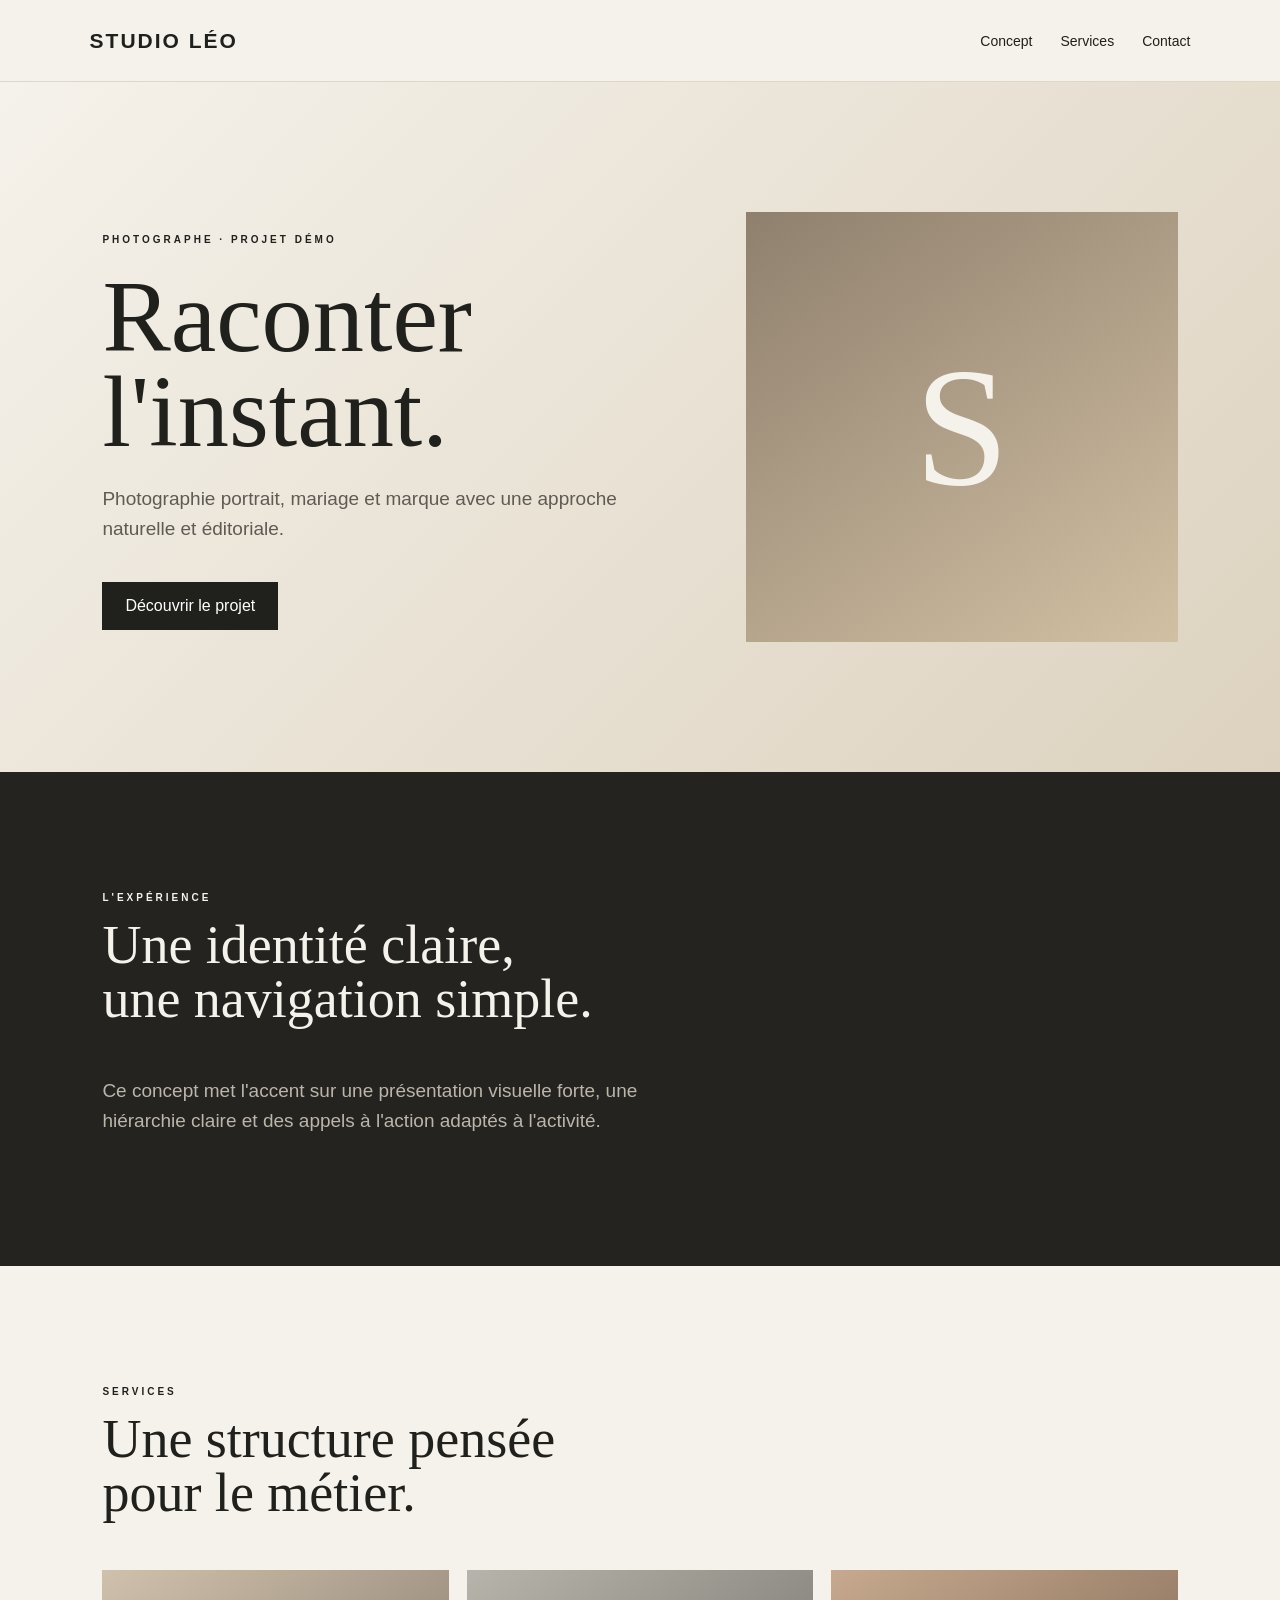
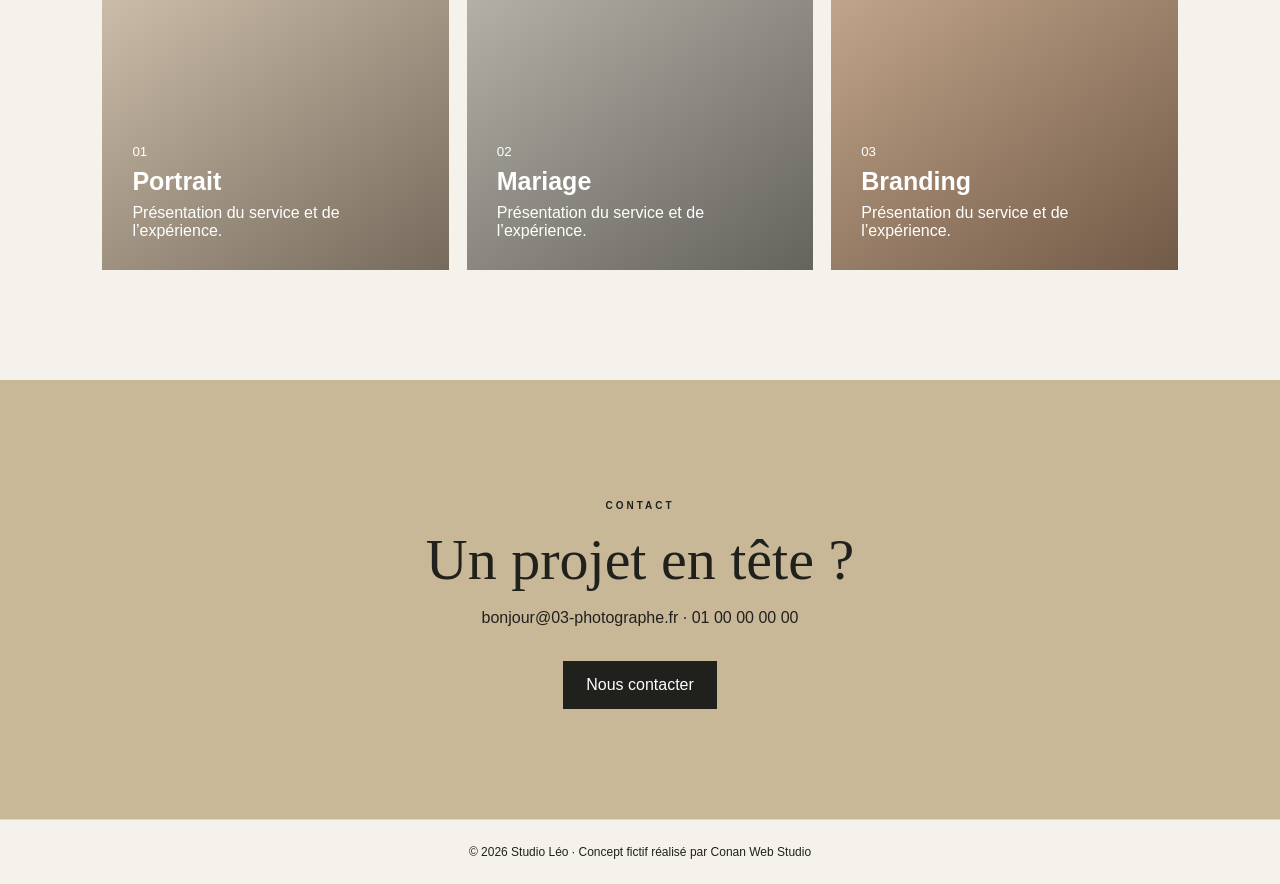
<file: 03-photographe/index.html>
<!doctype html><html lang="fr"><head><meta charset="utf-8"><meta name="viewport" content="width=device-width,initial-scale=1"><title>Studio Léo — Photographe</title><meta name="description" content="Photographie portrait, mariage et marque avec une approche naturelle et éditoriale."><link rel="stylesheet" href="style.css"></head><body>
<header><a class="logo" href="#">STUDIO LÉO</a><nav><a href="#concept">Concept</a><a href="#offre">Services</a><a href="#contact">Contact</a></nav></header>
<section class="hero"><div><p class="eyebrow">PHOTOGRAPHE · PROJET DÉMO</p><h1>Raconter l'instant.<br><span></span></h1><p class="lead">Photographie portrait, mariage et marque avec une approche naturelle et éditoriale.</p><a class="btn" href="#contact">Découvrir le projet</a></div><div class="visual">S</div></section>
<section id="concept" class="section dark"><p class="eyebrow">L'EXPÉRIENCE</p><h2>Une identité claire,<br>une navigation simple.</h2><p class="lead">Ce concept met l'accent sur une présentation visuelle forte, une hiérarchie claire et des appels à l'action adaptés à l'activité.</p></section>
<section id="offre" class="section"><p class="eyebrow">SERVICES</p><h2>Une structure pensée<br>pour le métier.</h2><div class="cards"><article class="card"><small>01</small><h3>Portrait</h3><p>Présentation du service et de l’expérience.</p></article><article class="card"><small>02</small><h3>Mariage</h3><p>Présentation du service et de l’expérience.</p></article><article class="card"><small>03</small><h3>Branding</h3><p>Présentation du service et de l’expérience.</p></article></div></section>
<section id="contact" class="contact"><p class="eyebrow">CONTACT</p><h2>Un projet en tête ?</h2><p>bonjour@03-photographe.fr · 01 00 00 00 00</p><a class="btn" href="mailto:bonjour@03-photographe.fr">Nous contacter</a></section>
<footer class="footer">© 2026 Studio Léo · Concept fictif réalisé par Conan Web Studio</footer></body></html>
</file>
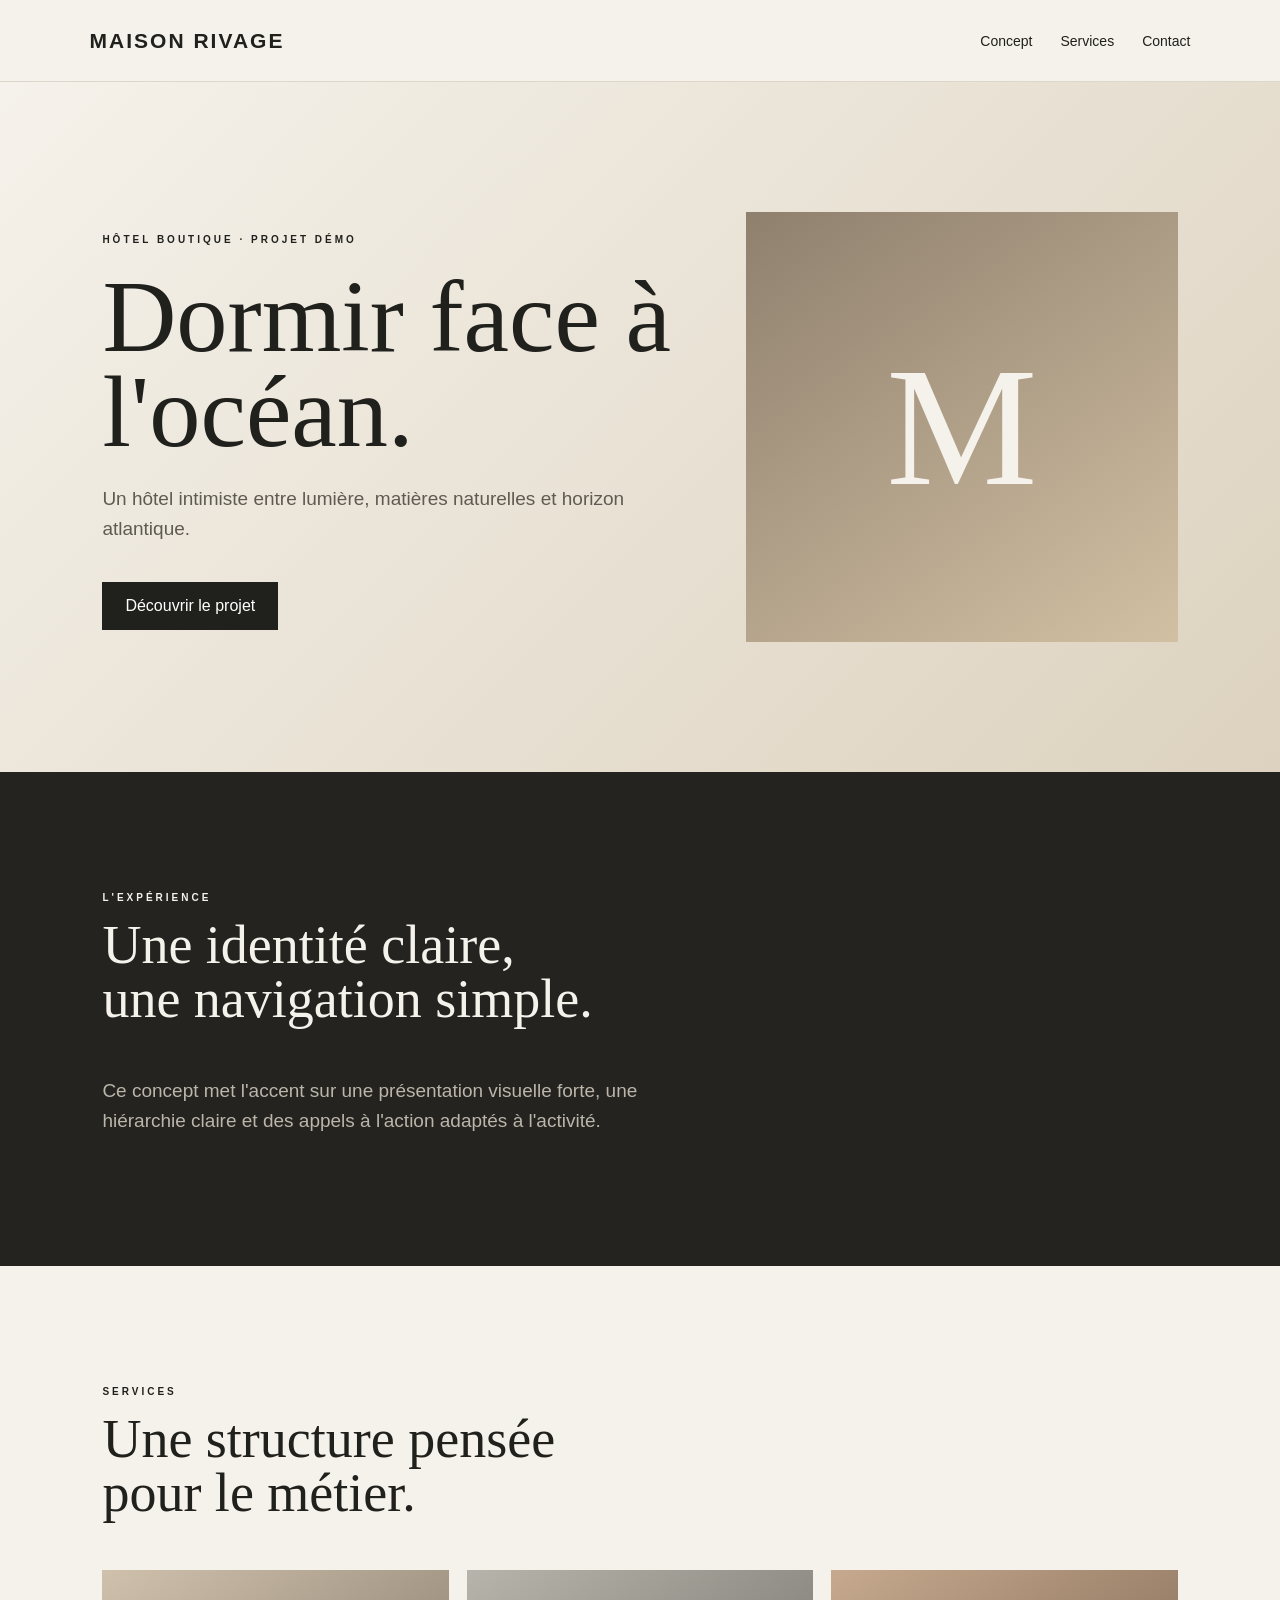
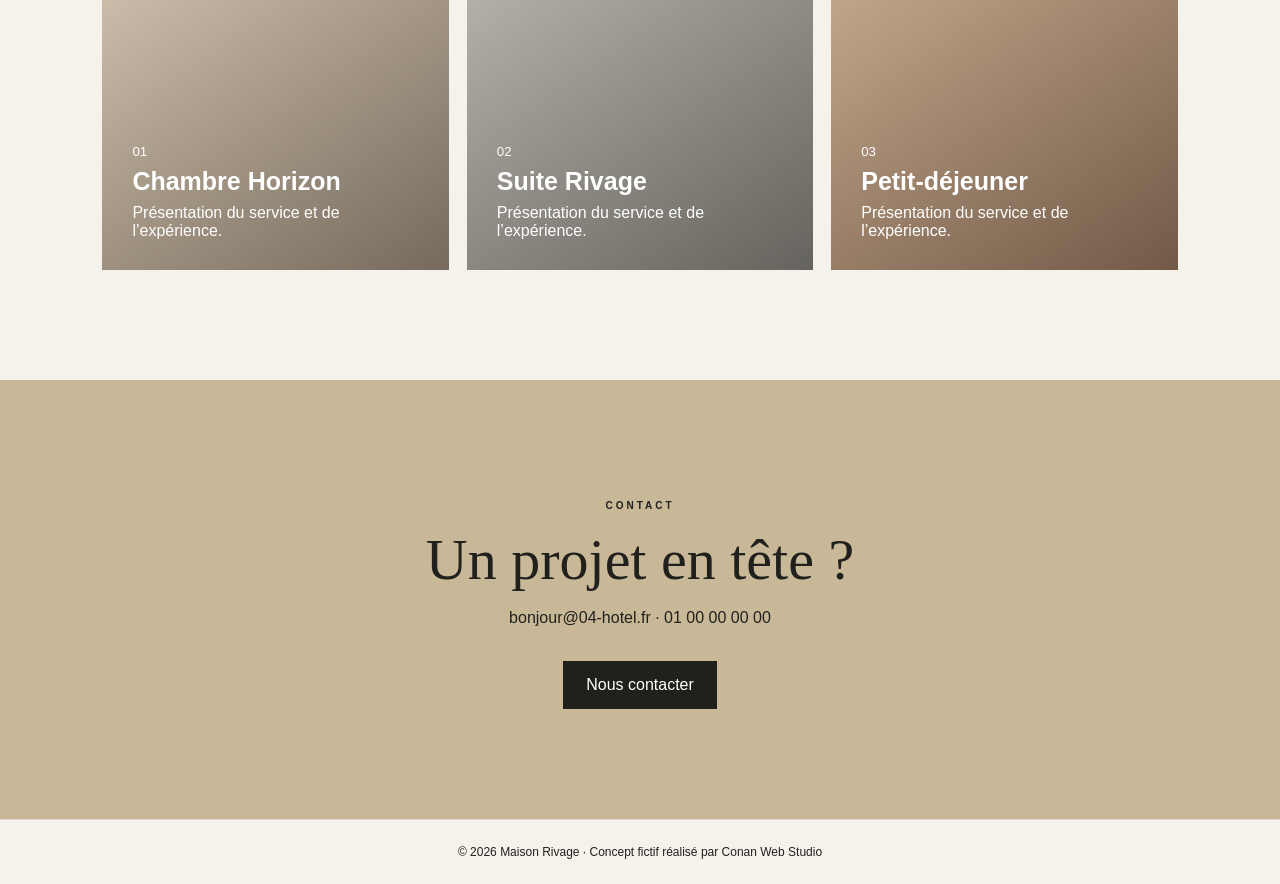
<file: 04-hotel/index.html>
<!doctype html><html lang="fr"><head><meta charset="utf-8"><meta name="viewport" content="width=device-width,initial-scale=1"><title>Maison Rivage — Hôtel boutique</title><meta name="description" content="Un hôtel intimiste entre lumière, matières naturelles et horizon atlantique."><link rel="stylesheet" href="style.css"></head><body>
<header><a class="logo" href="#">MAISON RIVAGE</a><nav><a href="#concept">Concept</a><a href="#offre">Services</a><a href="#contact">Contact</a></nav></header>
<section class="hero"><div><p class="eyebrow">HÔTEL BOUTIQUE · PROJET DÉMO</p><h1>Dormir face à l'océan.<br><span></span></h1><p class="lead">Un hôtel intimiste entre lumière, matières naturelles et horizon atlantique.</p><a class="btn" href="#contact">Découvrir le projet</a></div><div class="visual">M</div></section>
<section id="concept" class="section dark"><p class="eyebrow">L'EXPÉRIENCE</p><h2>Une identité claire,<br>une navigation simple.</h2><p class="lead">Ce concept met l'accent sur une présentation visuelle forte, une hiérarchie claire et des appels à l'action adaptés à l'activité.</p></section>
<section id="offre" class="section"><p class="eyebrow">SERVICES</p><h2>Une structure pensée<br>pour le métier.</h2><div class="cards"><article class="card"><small>01</small><h3>Chambre Horizon</h3><p>Présentation du service et de l’expérience.</p></article><article class="card"><small>02</small><h3>Suite Rivage</h3><p>Présentation du service et de l’expérience.</p></article><article class="card"><small>03</small><h3>Petit-déjeuner</h3><p>Présentation du service et de l’expérience.</p></article></div></section>
<section id="contact" class="contact"><p class="eyebrow">CONTACT</p><h2>Un projet en tête ?</h2><p>bonjour@04-hotel.fr · 01 00 00 00 00</p><a class="btn" href="mailto:bonjour@04-hotel.fr">Nous contacter</a></section>
<footer class="footer">© 2026 Maison Rivage · Concept fictif réalisé par Conan Web Studio</footer></body></html>
</file>
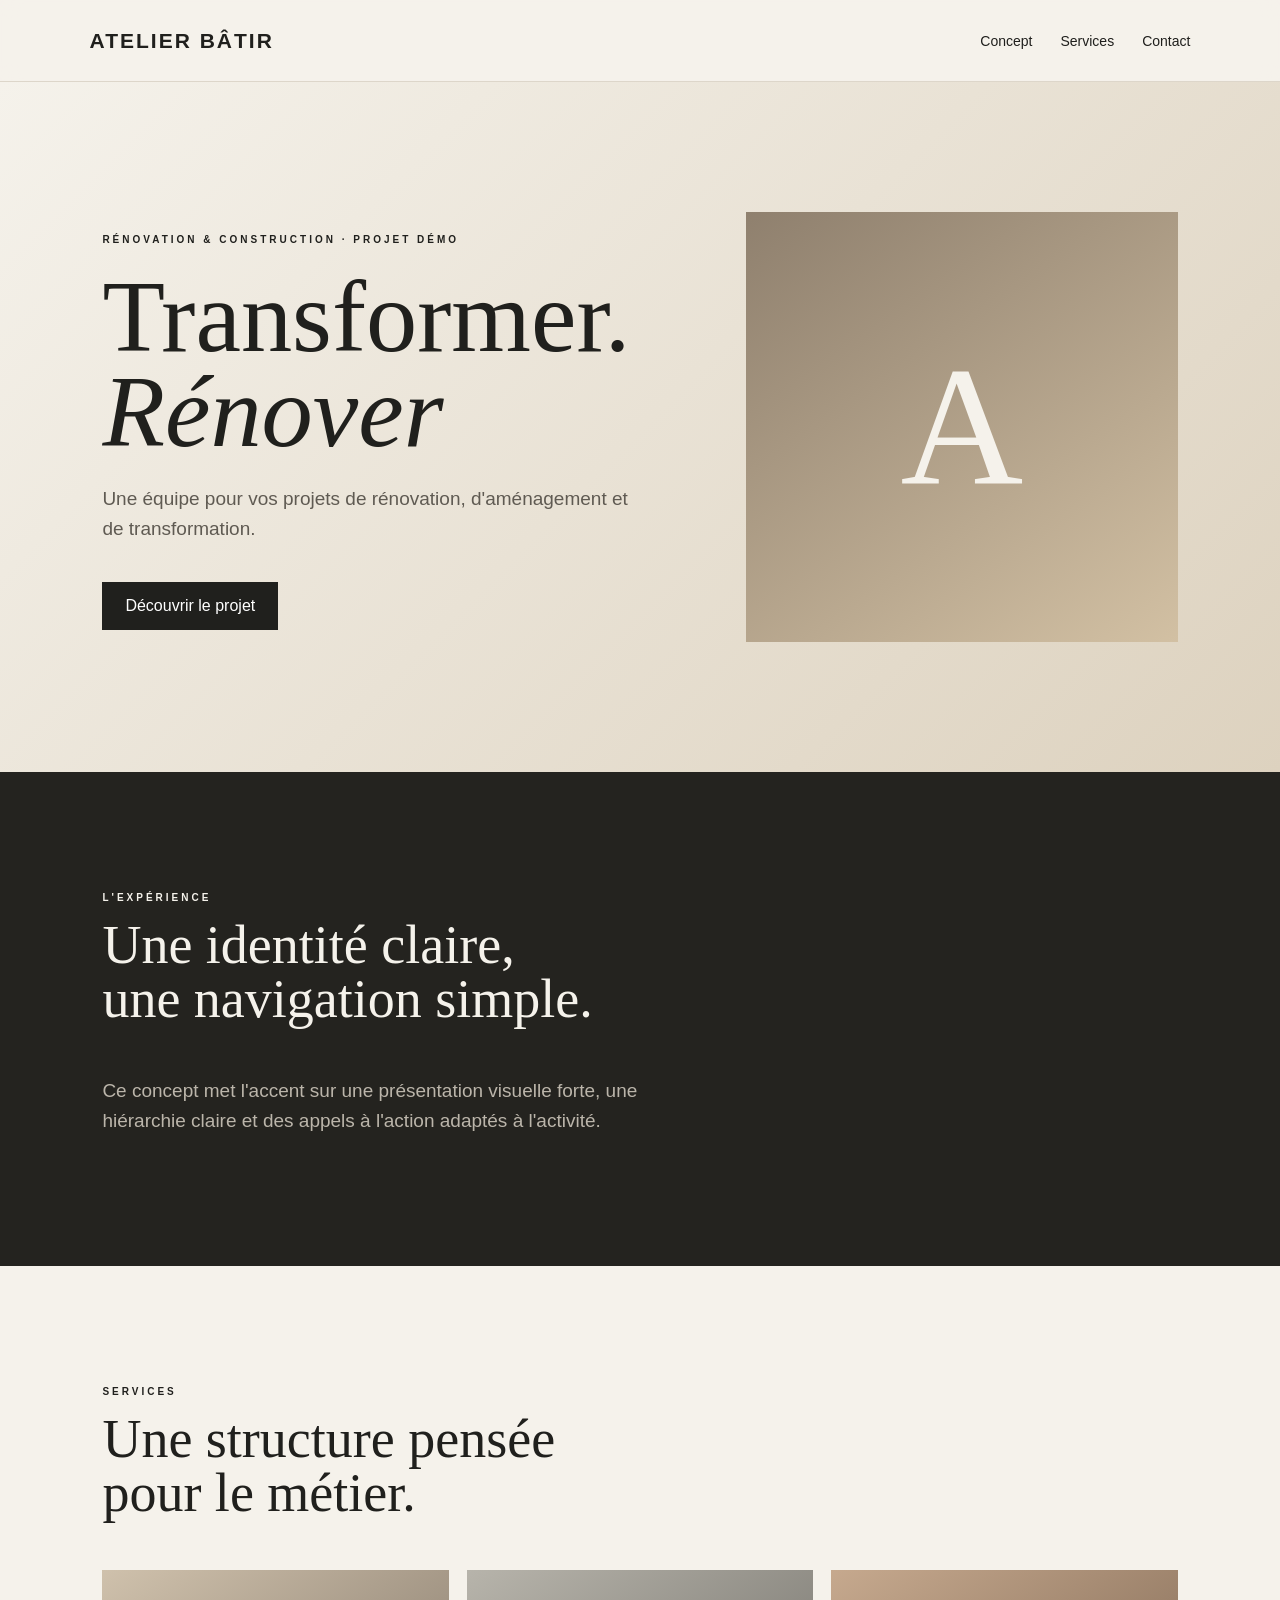
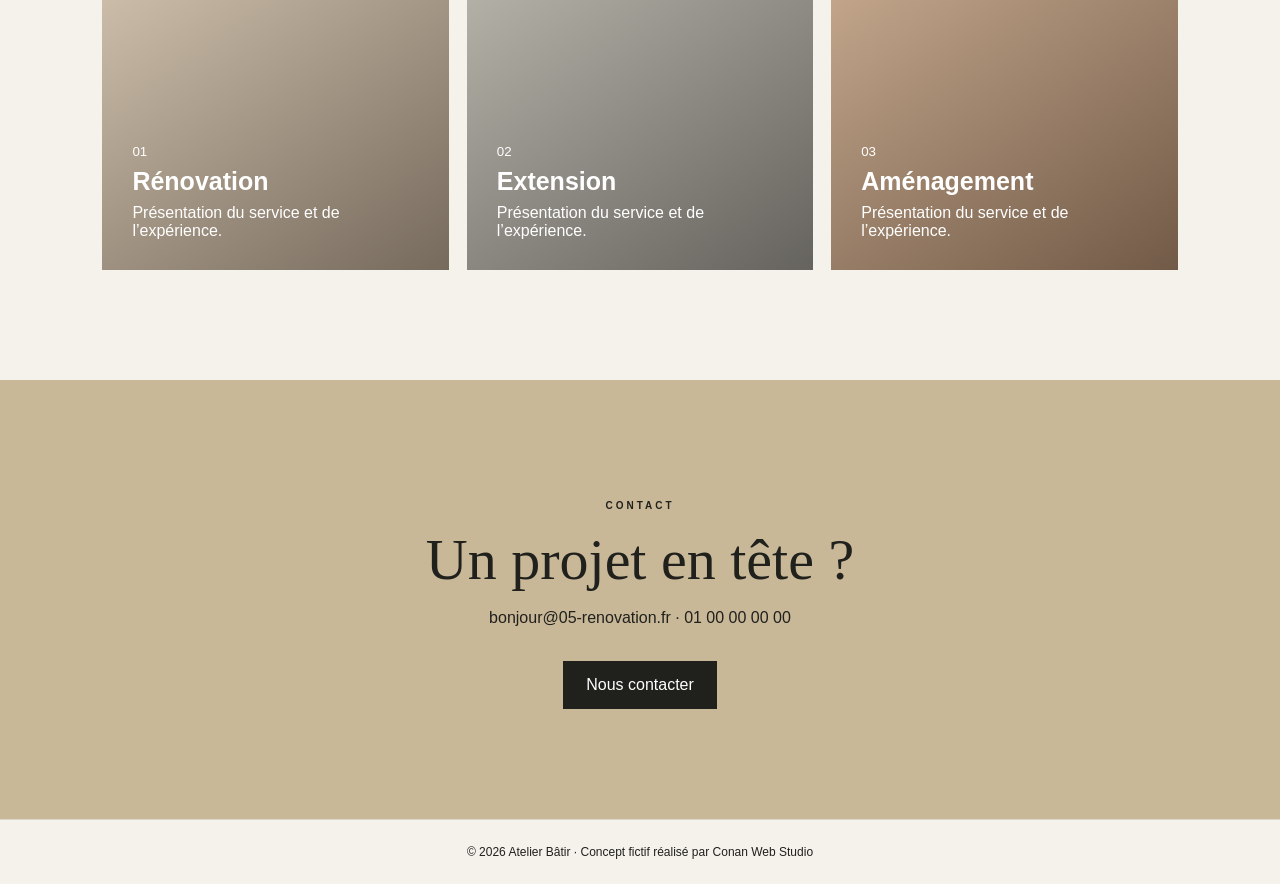
<file: 05-renovation/index.html>
<!doctype html><html lang="fr"><head><meta charset="utf-8"><meta name="viewport" content="width=device-width,initial-scale=1"><title>Atelier Bâtir — Rénovation & construction</title><meta name="description" content="Une équipe pour vos projets de rénovation, d'aménagement et de transformation."><link rel="stylesheet" href="style.css"></head><body>
<header><a class="logo" href="#">ATELIER BÂTIR</a><nav><a href="#concept">Concept</a><a href="#offre">Services</a><a href="#contact">Contact</a></nav></header>
<section class="hero"><div><p class="eyebrow">RÉNOVATION & CONSTRUCTION · PROJET DÉMO</p><h1>Transformer.<br><span>Rénover</span></h1><p class="lead">Une équipe pour vos projets de rénovation, d'aménagement et de transformation.</p><a class="btn" href="#contact">Découvrir le projet</a></div><div class="visual">A</div></section>
<section id="concept" class="section dark"><p class="eyebrow">L'EXPÉRIENCE</p><h2>Une identité claire,<br>une navigation simple.</h2><p class="lead">Ce concept met l'accent sur une présentation visuelle forte, une hiérarchie claire et des appels à l'action adaptés à l'activité.</p></section>
<section id="offre" class="section"><p class="eyebrow">SERVICES</p><h2>Une structure pensée<br>pour le métier.</h2><div class="cards"><article class="card"><small>01</small><h3>Rénovation</h3><p>Présentation du service et de l’expérience.</p></article><article class="card"><small>02</small><h3>Extension</h3><p>Présentation du service et de l’expérience.</p></article><article class="card"><small>03</small><h3>Aménagement</h3><p>Présentation du service et de l’expérience.</p></article></div></section>
<section id="contact" class="contact"><p class="eyebrow">CONTACT</p><h2>Un projet en tête ?</h2><p>bonjour@05-renovation.fr · 01 00 00 00 00</p><a class="btn" href="mailto:bonjour@05-renovation.fr">Nous contacter</a></section>
<footer class="footer">© 2026 Atelier Bâtir · Concept fictif réalisé par Conan Web Studio</footer></body></html>
</file>
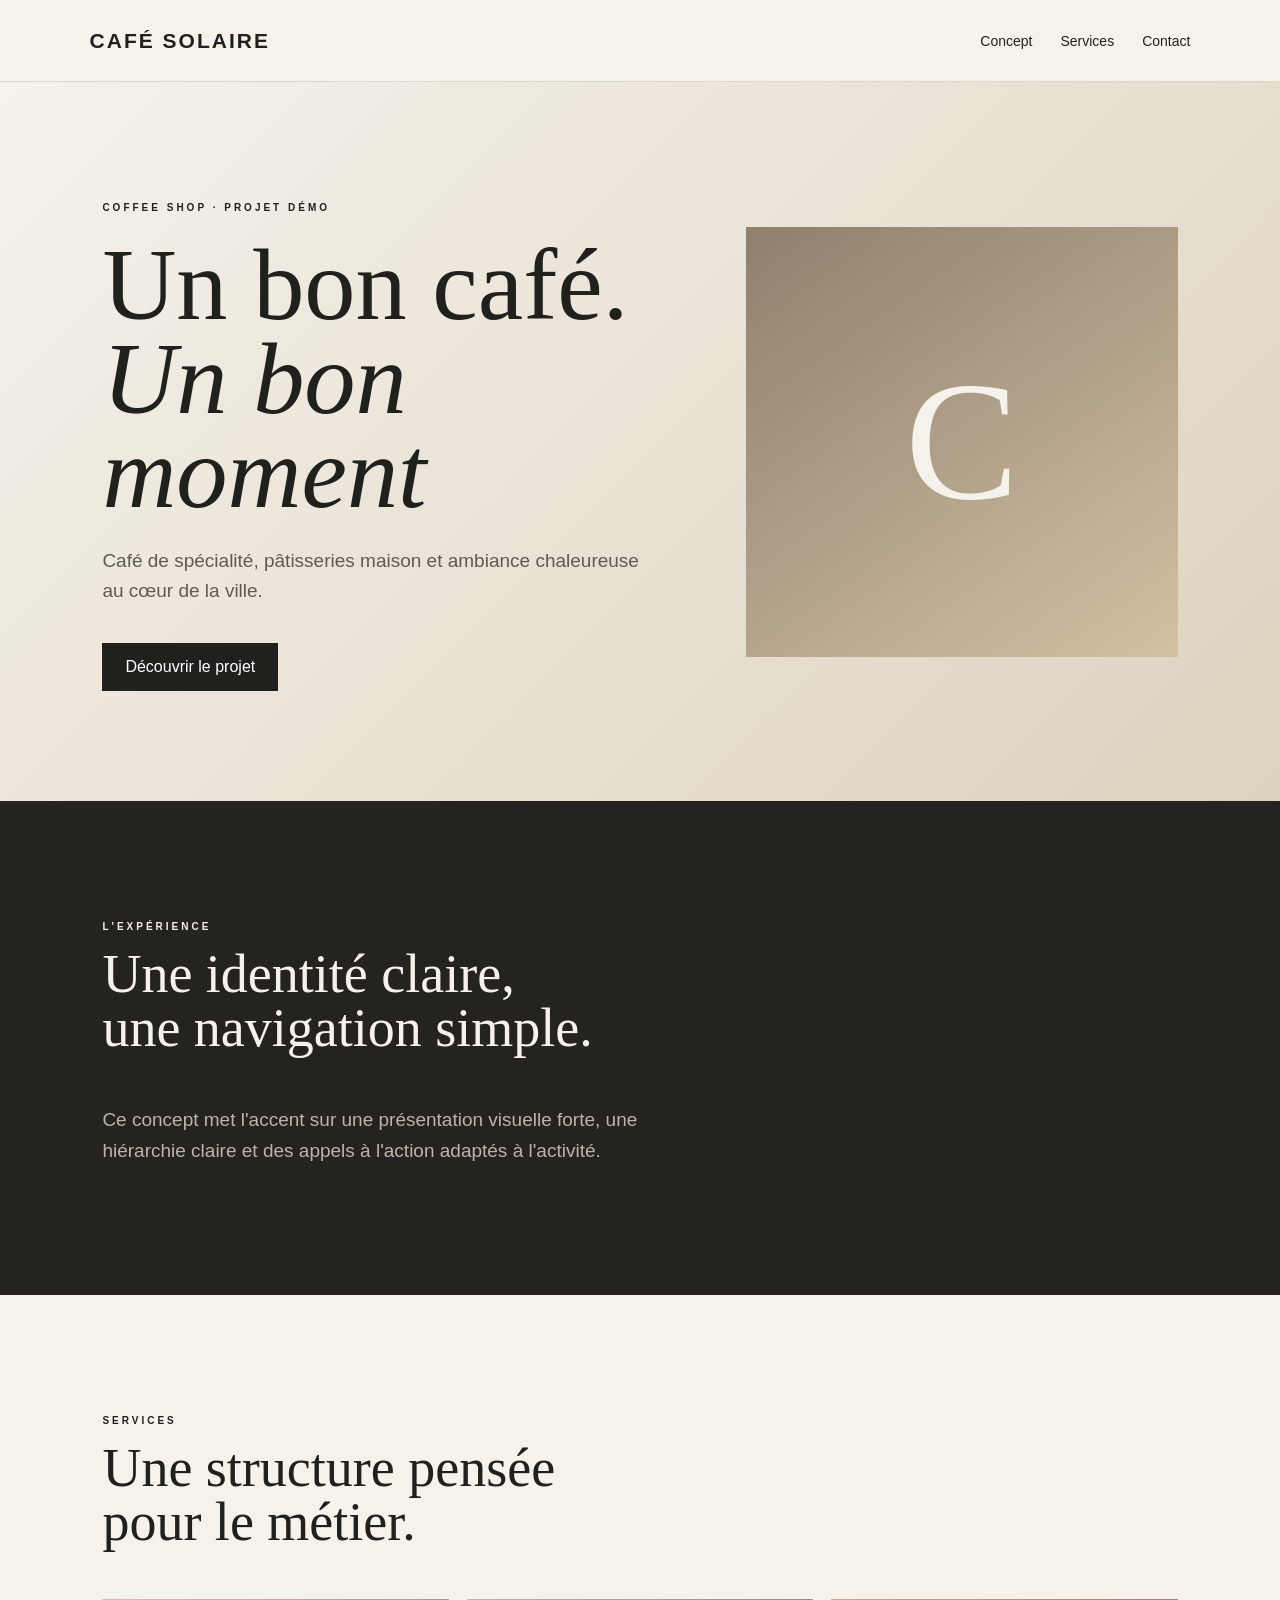
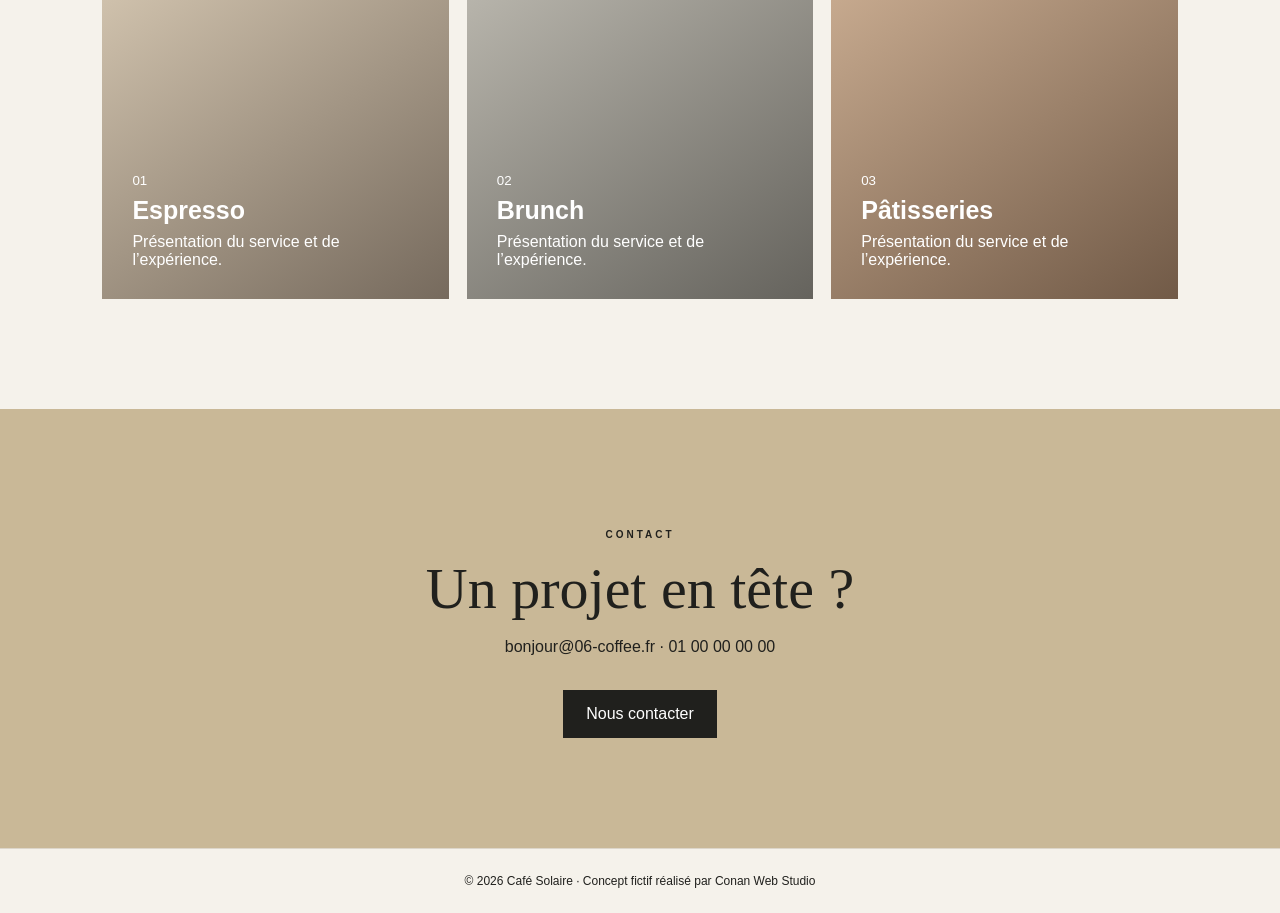
<file: 06-coffee/index.html>
<!doctype html><html lang="fr"><head><meta charset="utf-8"><meta name="viewport" content="width=device-width,initial-scale=1"><title>Café Solaire — Coffee shop</title><meta name="description" content="Café de spécialité, pâtisseries maison et ambiance chaleureuse au cœur de la ville."><link rel="stylesheet" href="style.css"></head><body>
<header><a class="logo" href="#">CAFÉ SOLAIRE</a><nav><a href="#concept">Concept</a><a href="#offre">Services</a><a href="#contact">Contact</a></nav></header>
<section class="hero"><div><p class="eyebrow">COFFEE SHOP · PROJET DÉMO</p><h1>Un bon café.<br><span>Un bon moment</span></h1><p class="lead">Café de spécialité, pâtisseries maison et ambiance chaleureuse au cœur de la ville.</p><a class="btn" href="#contact">Découvrir le projet</a></div><div class="visual">C</div></section>
<section id="concept" class="section dark"><p class="eyebrow">L'EXPÉRIENCE</p><h2>Une identité claire,<br>une navigation simple.</h2><p class="lead">Ce concept met l'accent sur une présentation visuelle forte, une hiérarchie claire et des appels à l'action adaptés à l'activité.</p></section>
<section id="offre" class="section"><p class="eyebrow">SERVICES</p><h2>Une structure pensée<br>pour le métier.</h2><div class="cards"><article class="card"><small>01</small><h3>Espresso</h3><p>Présentation du service et de l’expérience.</p></article><article class="card"><small>02</small><h3>Brunch</h3><p>Présentation du service et de l’expérience.</p></article><article class="card"><small>03</small><h3>Pâtisseries</h3><p>Présentation du service et de l’expérience.</p></article></div></section>
<section id="contact" class="contact"><p class="eyebrow">CONTACT</p><h2>Un projet en tête ?</h2><p>bonjour@06-coffee.fr · 01 00 00 00 00</p><a class="btn" href="mailto:bonjour@06-coffee.fr">Nous contacter</a></section>
<footer class="footer">© 2026 Café Solaire · Concept fictif réalisé par Conan Web Studio</footer></body></html>
</file>
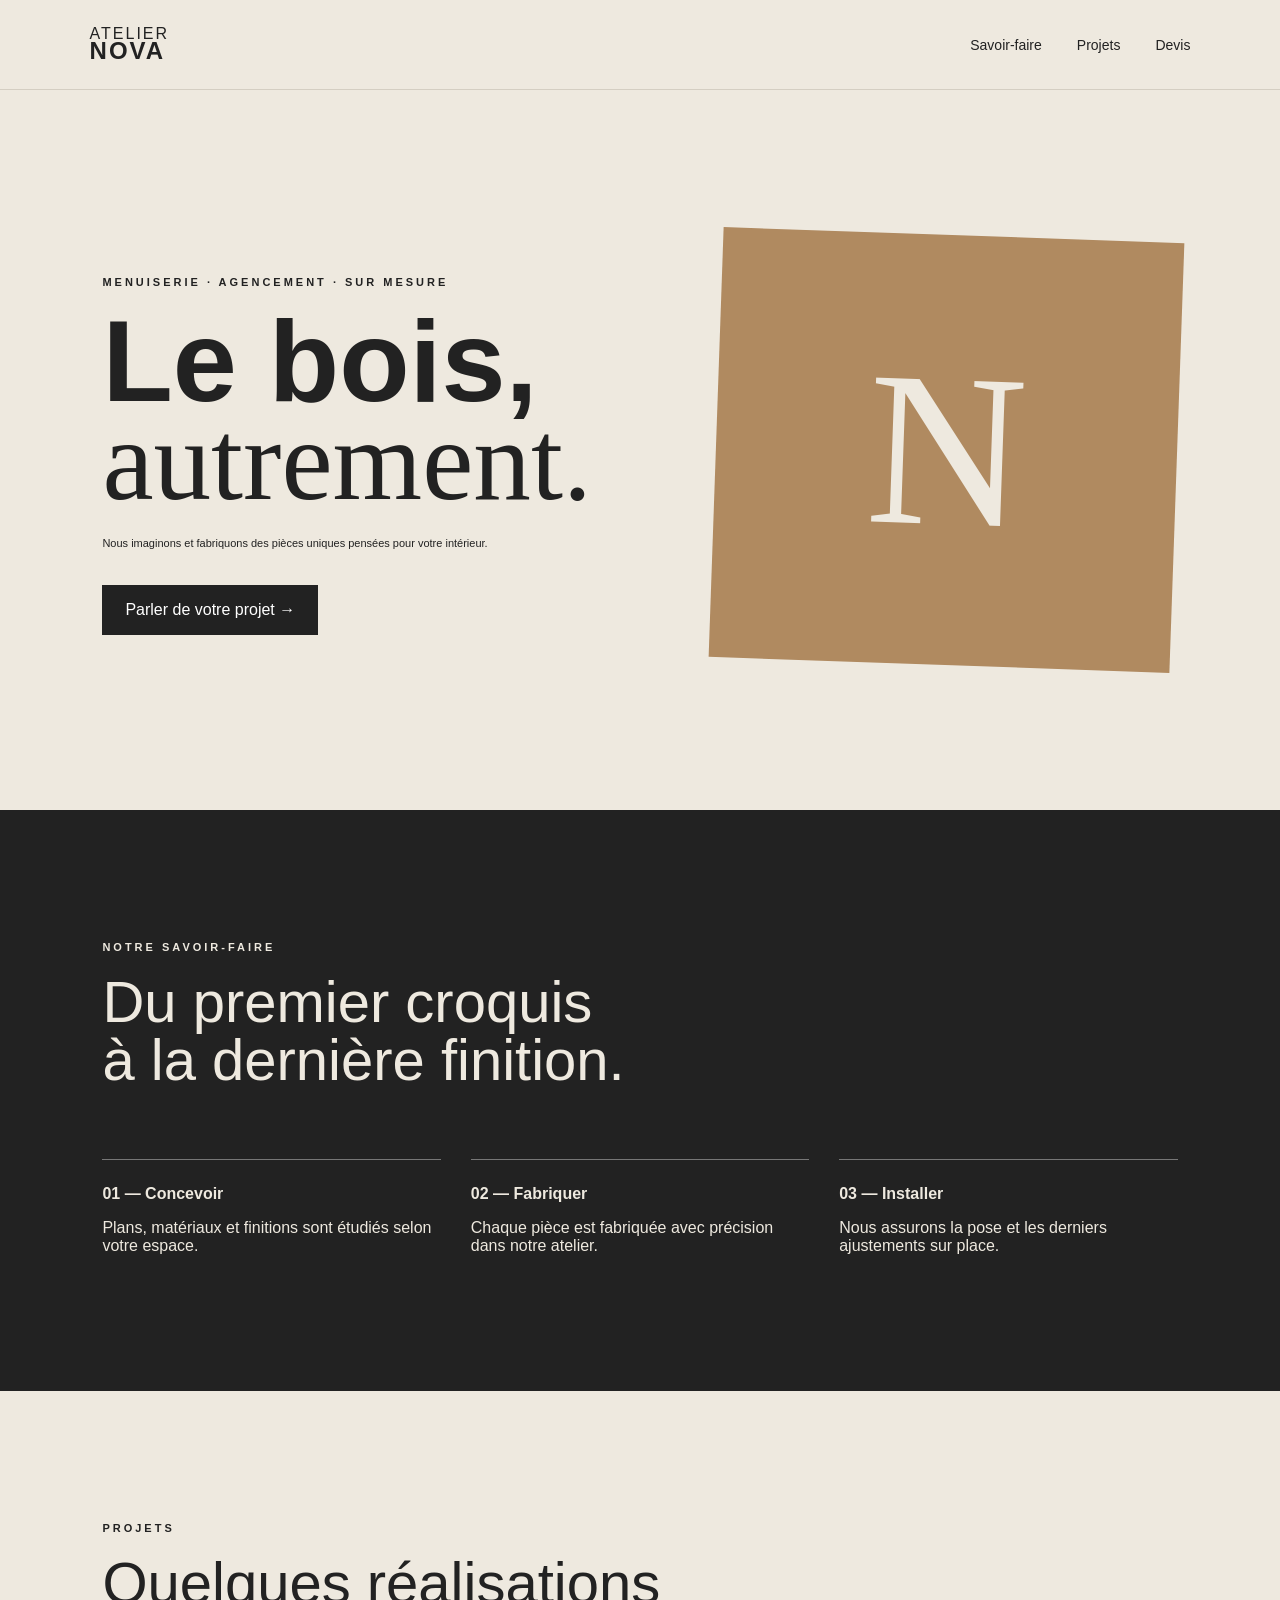
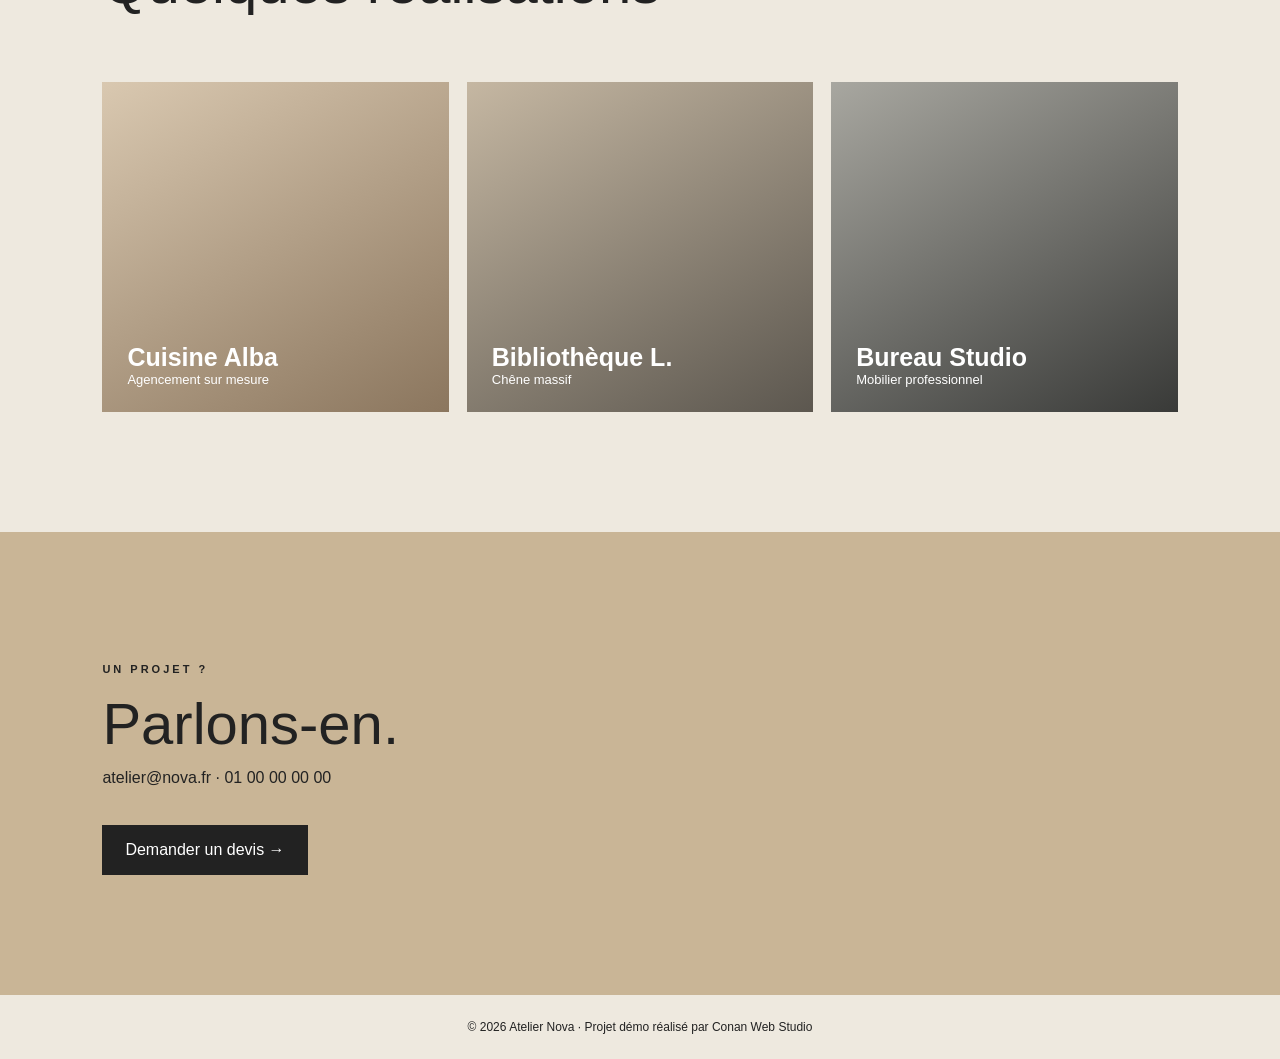
<file: atelier-nova/index.html>
<!doctype html><html lang="fr"><head><meta charset="utf-8"><meta name="viewport" content="width=device-width,initial-scale=1"><title>Atelier Nova — Menuiserie & agencement</title><meta name="description" content="Atelier Nova crée du mobilier sur mesure et des agencements en bois."><link rel="stylesheet" href="style.css"></head><body>
<header><a class="brand" href="#">ATELIER<br><b>NOVA</b></a><nav><a href="#savoir">Savoir-faire</a><a href="#projets">Projets</a><a href="#contact">Devis</a></nav></header>
<section class="hero"><div><p>MENUISERIE · AGENCEMENT · SUR MESURE</p><h1>Le bois,<br><span>autrement.</span></h1><p class="intro">Nous imaginons et fabriquons des pièces uniques pensées pour votre intérieur.</p><a class="button" href="#contact">Parler de votre projet →</a></div><div class="shape">N</div></section>
<section id="savoir" class="dark"><p class="label">NOTRE SAVOIR-FAIRE</p><h2>Du premier croquis<br>à la dernière finition.</h2><div class="grid"><div><b>01 — Concevoir</b><p>Plans, matériaux et finitions sont étudiés selon votre espace.</p></div><div><b>02 — Fabriquer</b><p>Chaque pièce est fabriquée avec précision dans notre atelier.</p></div><div><b>03 — Installer</b><p>Nous assurons la pose et les derniers ajustements sur place.</p></div></div></section>
<section id="projets" class="projects"><p class="label">PROJETS</p><h2>Quelques réalisations</h2><div class="tiles"><div><strong>Cuisine Alba</strong><span>Agencement sur mesure</span></div><div><strong>Bibliothèque L.</strong><span>Chêne massif</span></div><div><strong>Bureau Studio</strong><span>Mobilier professionnel</span></div></div></section>
<section id="contact" class="contact"><p class="label">UN PROJET ?</p><h2>Parlons-en.</h2><p>atelier@nova.fr · 01 00 00 00 00</p><a class="button" href="mailto:atelier@nova.fr">Demander un devis →</a></section><footer>© 2026 Atelier Nova · Projet démo réalisé par Conan Web Studio</footer></body></html>
</file>
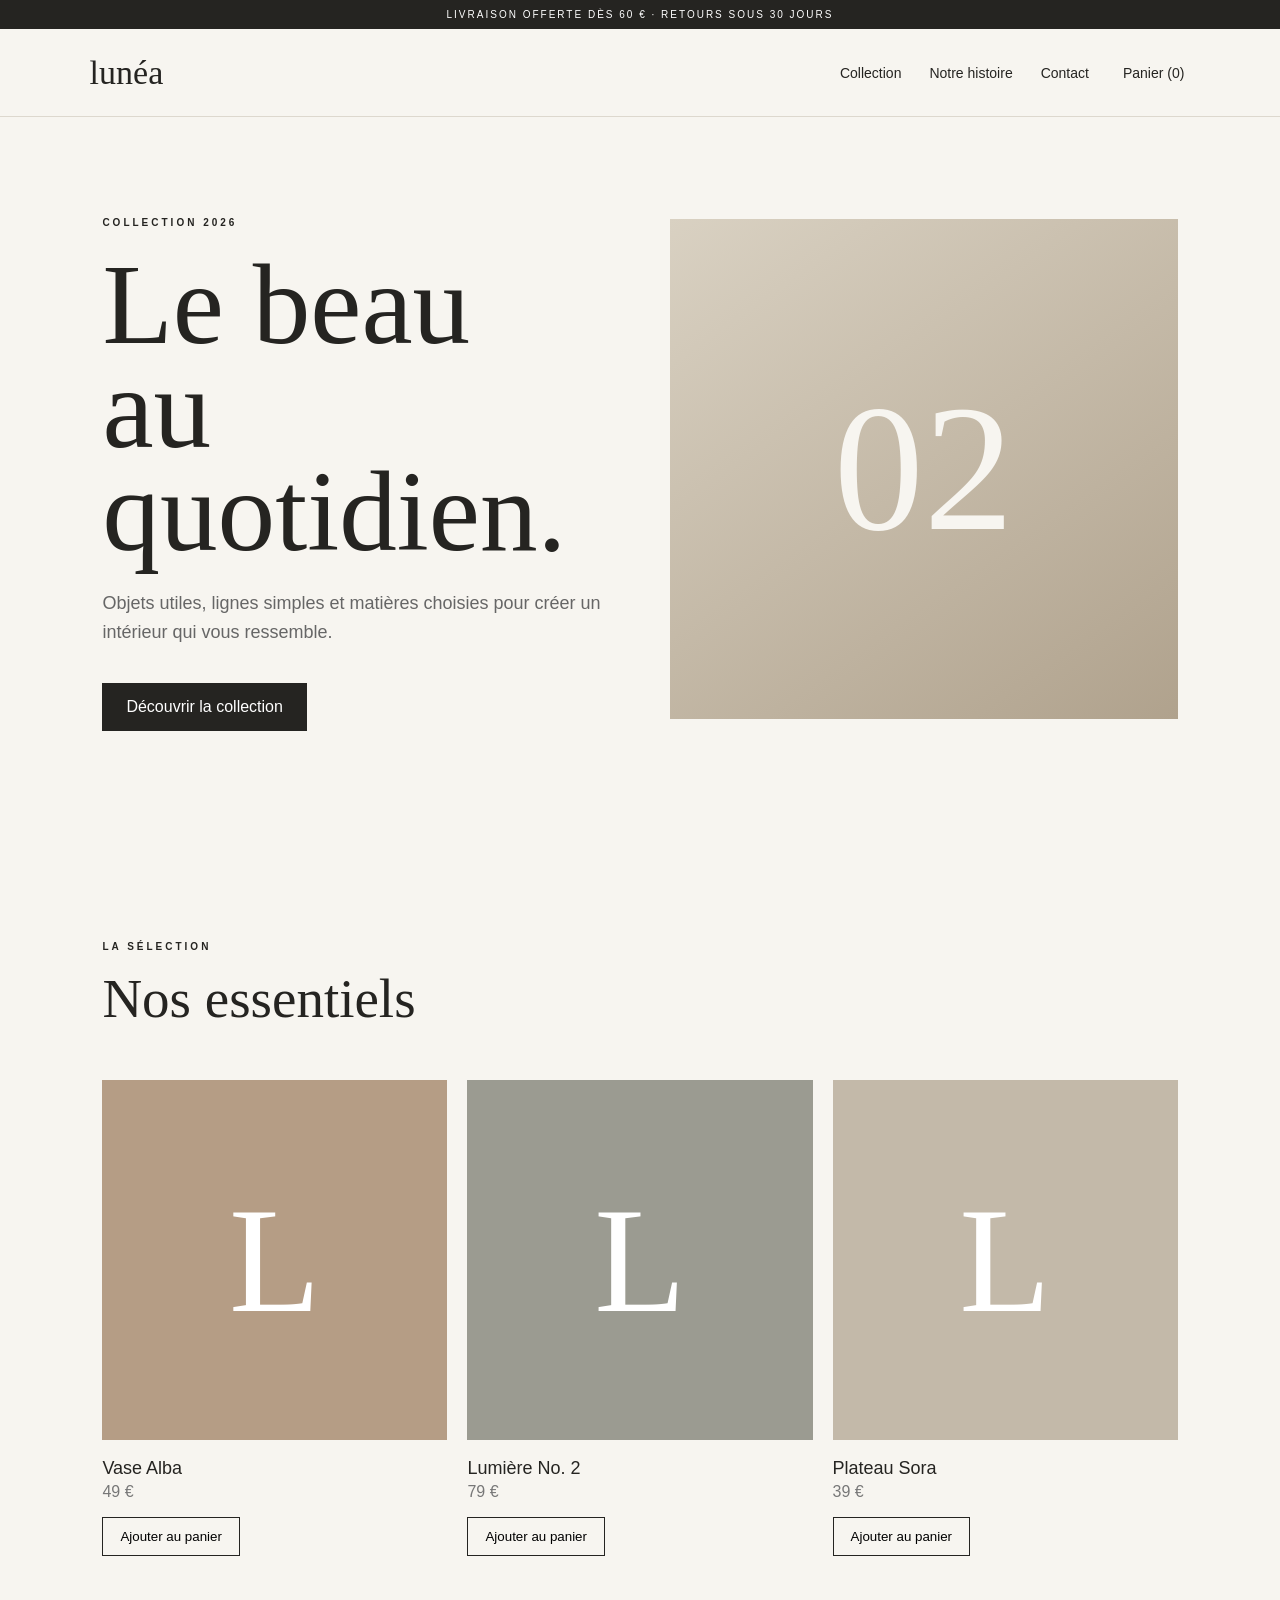
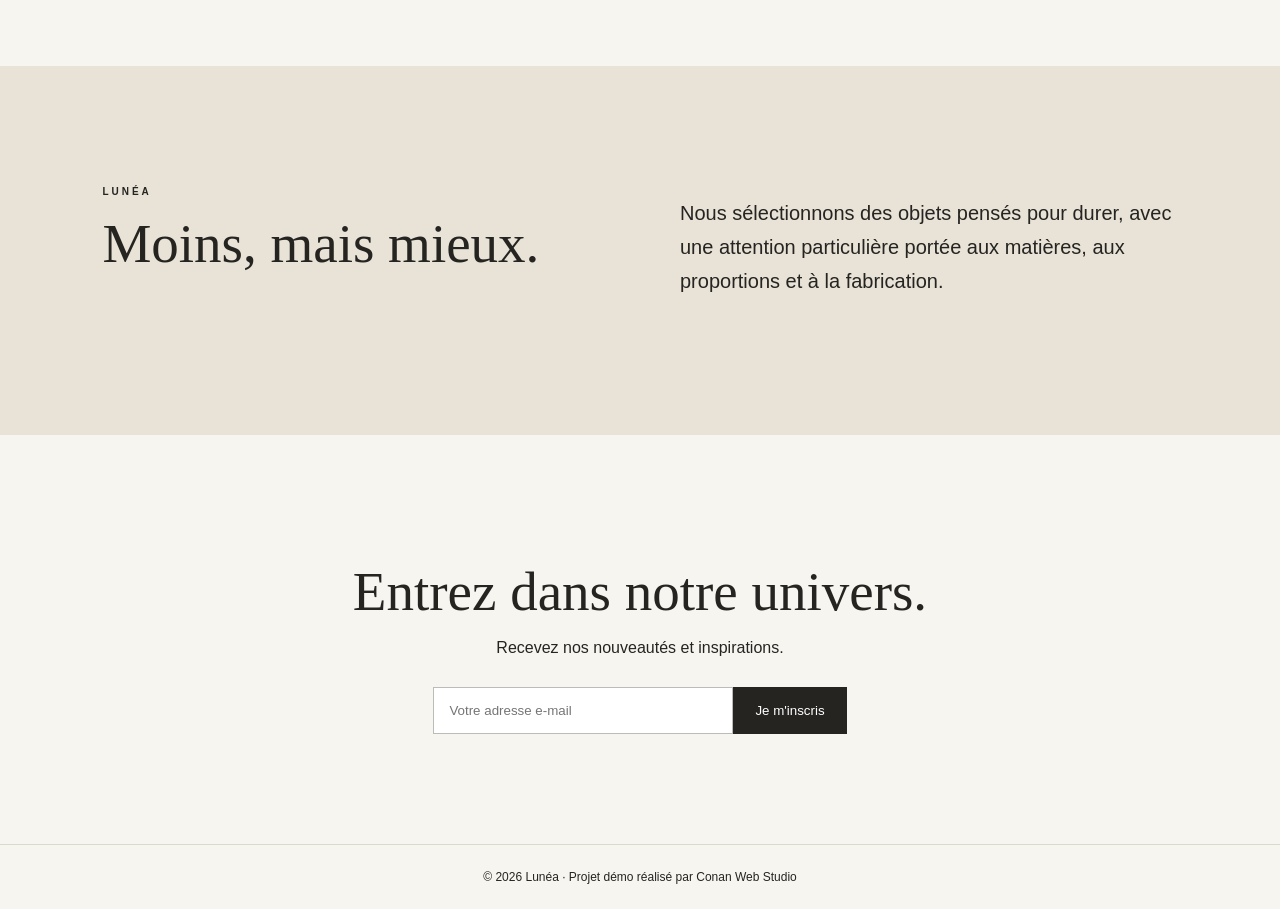
<file: lunea-boutique/index.html>
<!doctype html><html lang="fr"><head><meta charset="utf-8"><meta name="viewport" content="width=device-width,initial-scale=1"><title>Lunéa — Objets pour la maison</title><meta name="description" content="Lunéa, sélection d'objets et accessoires minimalistes pour la maison."><link rel="stylesheet" href="style.css"></head><body>
<div class="announcement">LIVRAISON OFFERTE DÈS 60 € · RETOURS SOUS 30 JOURS</div><header><a class="logo" href="#">lunéa</a><nav><a href="#collection">Collection</a><a href="#histoire">Notre histoire</a><a href="#contact">Contact</a><button aria-label="Panier">Panier (0)</button></nav></header>
<section class="hero"><div><p>COLLECTION 2026</p><h1>Le beau<br>au quotidien.</h1><p class="intro">Objets utiles, lignes simples et matières choisies pour créer un intérieur qui vous ressemble.</p><a class="button" href="#collection">Découvrir la collection</a></div><div class="visual"><span>02</span></div></section>
<section id="collection" class="collection"><p class="label">LA SÉLECTION</p><h2>Nos essentiels</h2><div class="products"><article><div class="product p1">L</div><h3>Vase Alba</h3><p>49 €</p><button>Ajouter au panier</button></article><article><div class="product p2">L</div><h3>Lumière No. 2</h3><p>79 €</p><button>Ajouter au panier</button></article><article><div class="product p3">L</div><h3>Plateau Sora</h3><p>39 €</p><button>Ajouter au panier</button></article></div></section>
<section id="histoire" class="story"><div><p class="label">LUNÉA</p><h2>Moins, mais mieux.</h2></div><p>Nous sélectionnons des objets pensés pour durer, avec une attention particulière portée aux matières, aux proportions et à la fabrication.</p></section>
<section id="contact" class="newsletter"><h2>Entrez dans notre univers.</h2><p>Recevez nos nouveautés et inspirations.</p><form onsubmit="return false"><input type="email" placeholder="Votre adresse e-mail"><button>Je m'inscris</button></form></section><footer>© 2026 Lunéa · Projet démo réalisé par Conan Web Studio</footer></body></html>
</file>
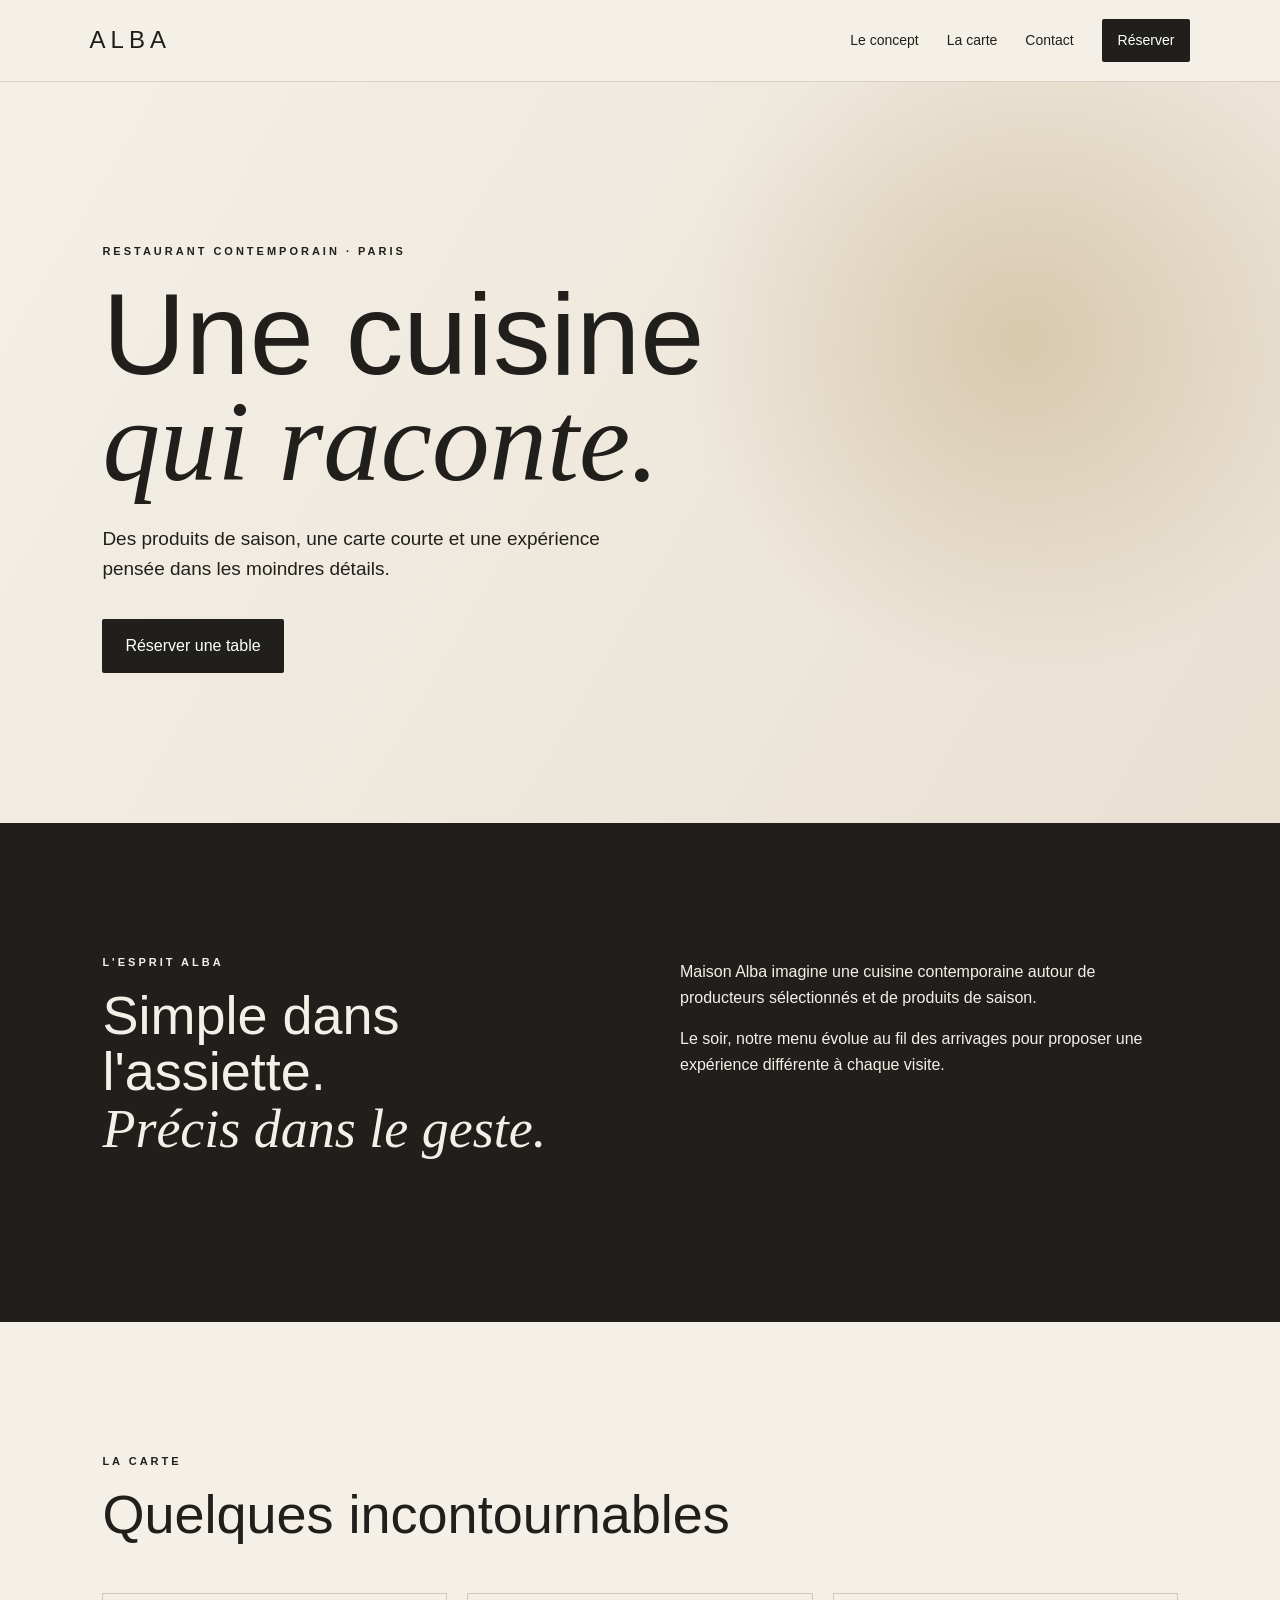
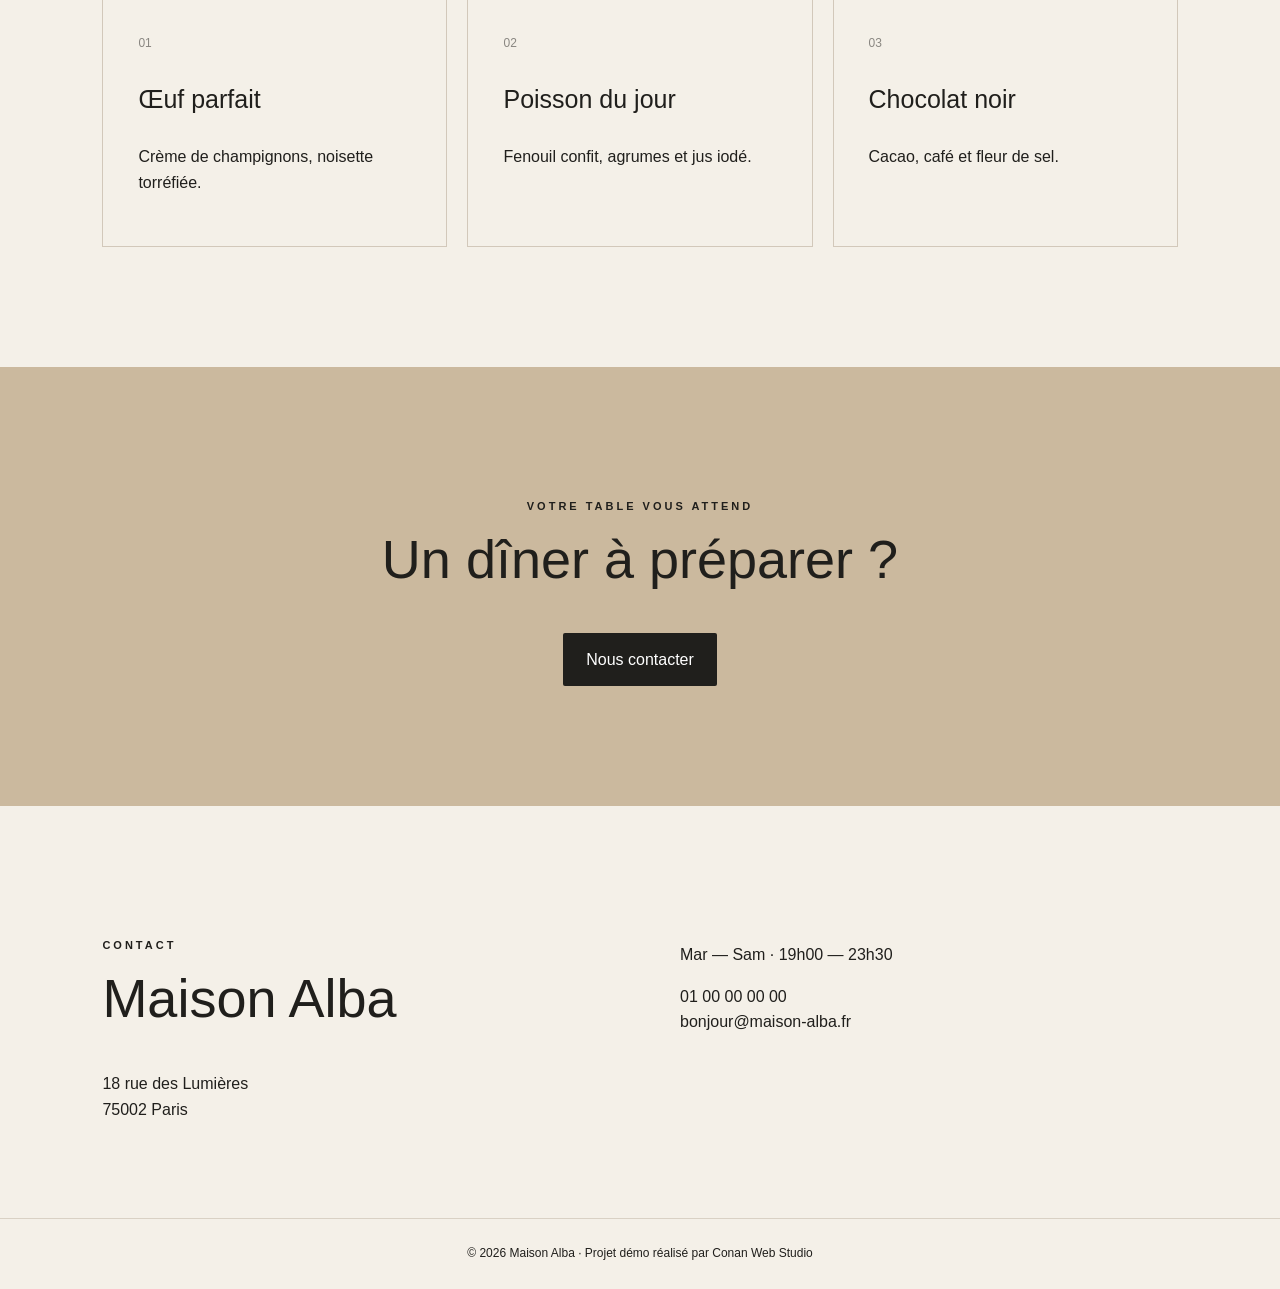
<file: maison-alba/index.html>
<!doctype html>
<html lang="fr">
<head>
<meta charset="utf-8">
<meta name="viewport" content="width=device-width, initial-scale=1">
<title>Maison Alba — Restaurant</title>
<meta name="description" content="Maison Alba, restaurant contemporain. Découvrez notre carte, notre univers et réservez votre table.">
<link rel="stylesheet" href="style.css">
</head>
<body>
<header class="nav"><a class="logo" href="#">ALBA</a><nav><a href="#concept">Le concept</a><a href="#menu">La carte</a><a href="#contact">Contact</a><a class="btn small" href="#reservation">Réserver</a></nav></header>
<main>
<section class="hero"><div><p class="eyebrow">RESTAURANT CONTEMPORAIN · PARIS</p><h1>Une cuisine<br><em>qui raconte.</em></h1><p class="lead">Des produits de saison, une carte courte et une expérience pensée dans les moindres détails.</p><a class="btn" href="#reservation">Réserver une table</a></section>
<section id="concept" class="split"><div><p class="eyebrow">L'ESPRIT ALBA</p><h2>Simple dans l'assiette.<br><em>Précis dans le geste.</em></h2></div><div><p>Maison Alba imagine une cuisine contemporaine autour de producteurs sélectionnés et de produits de saison.</p><p>Le soir, notre menu évolue au fil des arrivages pour proposer une expérience différente à chaque visite.</p></div></section>
<section id="menu" class="menu"><p class="eyebrow">LA CARTE</p><h2>Quelques incontournables</h2><div class="cards"><article><span>01</span><h3>Œuf parfait</h3><p>Crème de champignons, noisette torréfiée.</p></article><article><span>02</span><h3>Poisson du jour</h3><p>Fenouil confit, agrumes et jus iodé.</p></article><article><span>03</span><h3>Chocolat noir</h3><p>Cacao, café et fleur de sel.</p></article></div></section>
<section id="reservation" class="cta"><p class="eyebrow">VOTRE TABLE VOUS ATTEND</p><h2>Un dîner à préparer ?</h2><a class="btn" href="#contact">Nous contacter</a></section>
<section id="contact" class="contact"><div><p class="eyebrow">CONTACT</p><h2>Maison Alba</h2><p>18 rue des Lumières<br>75002 Paris</p></div><div><p>Mar — Sam · 19h00 — 23h30</p><p>01 00 00 00 00<br>bonjour@maison-alba.fr</p></div></section>
</main><footer>© 2026 Maison Alba · Projet démo réalisé par Conan Web Studio</footer>
</body></html>
</file>
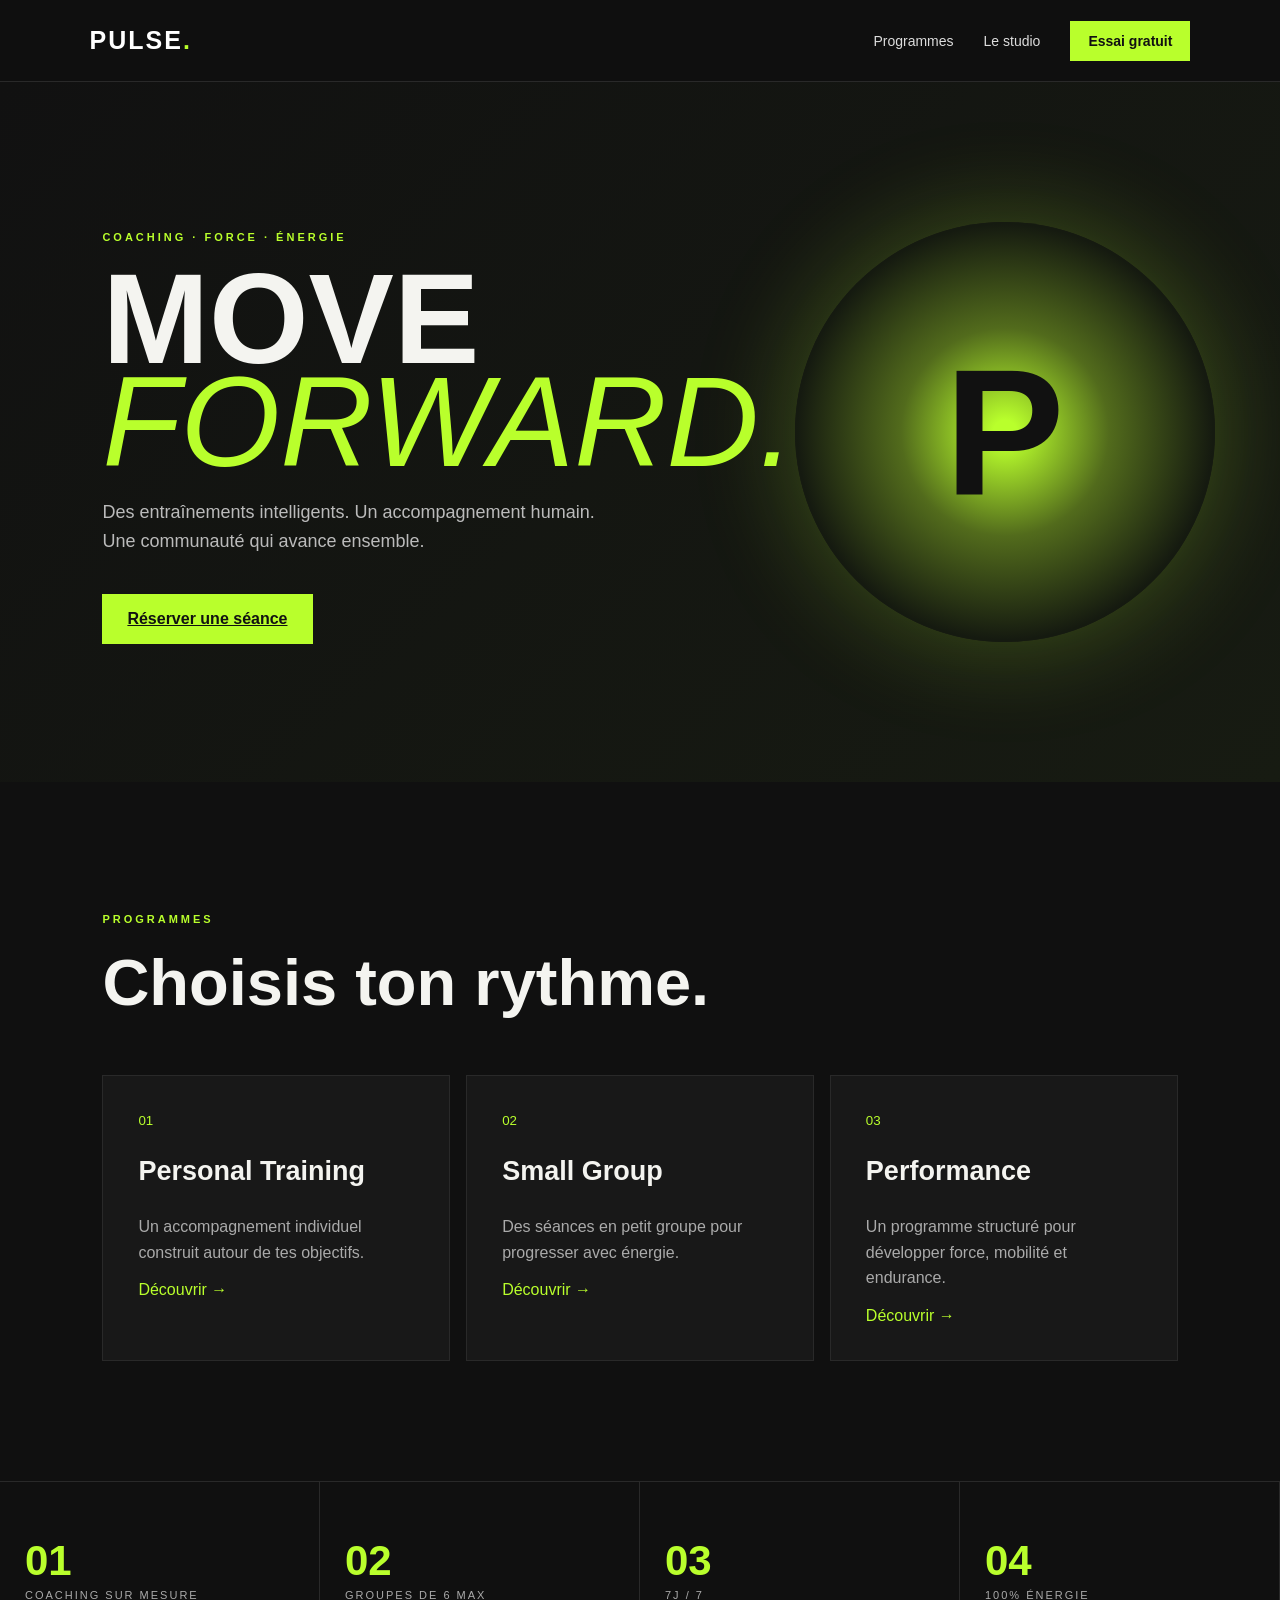
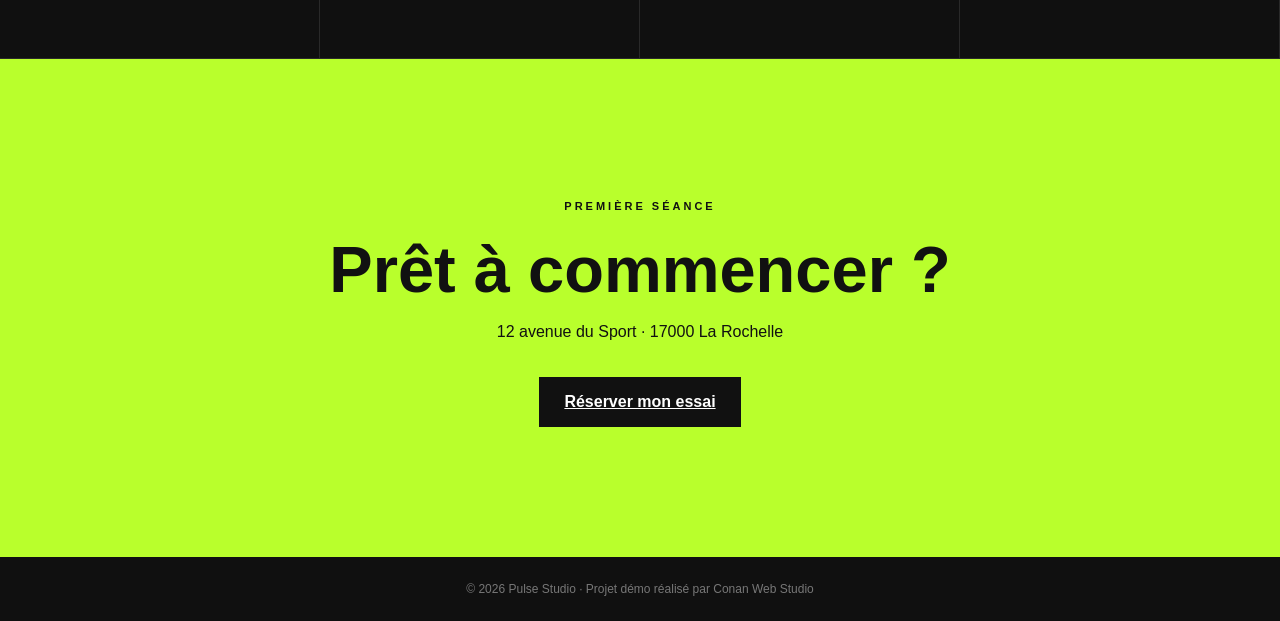
<file: pulse-studio/index.html>
<!doctype html><html lang="fr"><head><meta charset="utf-8"><meta name="viewport" content="width=device-width,initial-scale=1"><title>Pulse Studio — Coaching sportif</title><meta name="description" content="Pulse Studio, coaching sportif personnalisé et entraînement en petit groupe."><link rel="stylesheet" href="style.css"></head><body>
<header><a class="logo" href="#">PULSE<span>.</span></a><nav><a href="#programmes">Programmes</a><a href="#studio">Le studio</a><a class="cta" href="#contact">Essai gratuit</a></nav></header>
<section class="hero"><div class="hero-copy"><p class="tag">COACHING · FORCE · ÉNERGIE</p><h1>MOVE<br><i>FORWARD.</i></h1><p>Des entraînements intelligents. Un accompagnement humain. Une communauté qui avance ensemble.</p><a class="cta big" href="#contact">Réserver une séance</a></div><div class="orb">P</div></section>
<section id="programmes" class="programs"><p class="tag">PROGRAMMES</p><h2>Choisis ton rythme.</h2><div class="cards"><article><small>01</small><h3>Personal Training</h3><p>Un accompagnement individuel construit autour de tes objectifs.</p><a href="#contact">Découvrir →</a></article><article><small>02</small><h3>Small Group</h3><p>Des séances en petit groupe pour progresser avec énergie.</p><a href="#contact">Découvrir →</a></article><article><small>03</small><h3>Performance</h3><p>Un programme structuré pour développer force, mobilité et endurance.</p><a href="#contact">Découvrir →</a></article></div></section>
<section id="studio" class="stats"><div><b>01</b><span>COACHING SUR MESURE</span></div><div><b>02</b><span>GROUPES DE 6 MAX</span></div><div><b>03</b><span>7J / 7</span></div><div><b>04</b><span>100% ÉNERGIE</span></div></section>
<section id="contact" class="contact"><p class="tag">PREMIÈRE SÉANCE</p><h2>Prêt à commencer ?</h2><p>12 avenue du Sport · 17000 La Rochelle</p><a class="cta big" href="mailto:hello@pulse-studio.fr">Réserver mon essai</a></section><footer>© 2026 Pulse Studio · Projet démo réalisé par Conan Web Studio</footer></body></html>
</file>
<file: style.css>
* {
    margin: 0;
    padding: 0;
    box-sizing: border-box;
}

html {
    scroll-behavior: smooth;
}

body {
    font-family: Arial, sans-serif;
    background: #080808;
    color: white;
    line-height: 1.6;
}


/* NAVBAR */

header {
    position: fixed;
    top: 0;
    width: 100%;
    z-index: 1000;
    background: rgba(8, 8, 8, 0.9);
    backdrop-filter: blur(10px);
}

.navbar {
    max-width: 1200px;
    margin: auto;

    height: 80px;

    display: flex;
    align-items: center;
    justify-content: space-between;

    padding: 0 25px;
}

.logo {
    font-size: 25px;
    font-weight: bold;
}

.logo span {
    color: #6c63ff;
}

.nav-links {
    display: flex;
    gap: 30px;
    list-style: none;
}

.nav-links a {
    color: #ccc;
    text-decoration: none;
    transition: 0.3s;
}

.nav-links a:hover {
    color: white;
}

.nav-button {
    text-decoration: none;
    color: white;

    background: #6c63ff;

    padding: 10px 18px;

    border-radius: 8px;

    transition: 0.3s;
}

.nav-button:hover {
    transform: translateY(-2px);
}


/* HERO */

.hero {
    min-height: 100vh;

    display: flex;
    align-items: center;
    justify-content: center;

    text-align: center;

    padding: 120px 20px 80px;

    background:
        radial-gradient(circle at center,
            #211f4a 0%,
            #080808 55%);
}

.hero-content {
    max-width: 850px;
}

.small-title {
    color: #8d86ff;

    font-size: 13px;

    font-weight: bold;

    letter-spacing: 2px;

    margin-bottom: 15px;
}

.hero h1 {
    font-size: clamp(45px, 7vw, 85px);

    line-height: 1.05;

    margin-bottom: 25px;
}

.hero h1 span,
.section-title span,
.contact-content h2 span {
    color: #6c63ff;
}

.hero-text {
    max-width: 650px;

    margin: auto;

    color: #aaa;

    font-size: 18px;
}

.hero-buttons {
    margin-top: 35px;

    display: flex;

    justify-content: center;

    gap: 15px;
}


/* BUTTONS */

.button {
    display: inline-block;
    padding: 14px 26px;
    border-radius: 10px;
    text-decoration: none;
    font-weight: 600;
    transition: 0.25s ease;
    cursor: pointer;
    border: none;
    font-size: 15px;
}

.button:hover {
    transform: translateY(-3px);
}

.button.primary {
    background: #6c63ff;
    color: white;
    box-shadow: 0 8px 25px rgba(108, 99, 255, 0.25);
}

.button.primary:hover {
    background: #7b73ff;
    box-shadow: 0 12px 30px rgba(108, 99, 255, 0.4);
}

.button.secondary {
    background: transparent;
    color: white;
    border: 1px solid #333;
}

.button.secondary:hover {
    border-color: #6c63ff;
    color: #6c63ff;
}

.primary {
    background: #6c63ff;

    color: white;
}

.primary:hover {
    transform: translateY(-3px);

    box-shadow: 0 10px 30px rgba(108, 99, 255, 0.3);
}

.secondary {
    border: 1px solid #333;

    color: white;

    background: #111;
}

.secondary:hover {
    border-color: #6c63ff;
}


/* SECTIONS */

.section {
    max-width: 1200px;

    margin: auto;

    padding: 120px 25px;
}

.section-title {
    text-align: center;

    max-width: 700px;

    margin: 0 auto 60px;
}

.section-title h2,
.contact-content h2 {
    font-size: 45px;

    line-height: 1.1;
}


/* SERVICES */

.cards {
    display: grid;

    grid-template-columns:
        repeat(3, 1fr);

    gap: 25px;
}

.card {
    background: #101010;
    border: 1px solid #222;
    border-radius: 16px;
    padding: 30px;
    transition: 0.3s ease;
}

.card:hover {
    transform: translateY(-8px);
    border-color: #6c63ff;
    box-shadow: 0 15px 40px rgba(108, 99, 255, 0.15);
}

.card .icon {
    font-size: 35px;
    margin-bottom: 20px;
}

.card h3 {
    font-size: 21px;
    margin-bottom: 12px;
}

.card p {
    color: #999;
    line-height: 1.7;
}

.card:hover {
    transform: translateY(-8px);

    border-color: #6c63ff;
}

.icon {
    font-size: 35px;

    margin-bottom: 20px;
}

.card h3 {
    font-size: 22px;

    margin-bottom: 12px;
}

.card p {
    color: #999;
}


/* PRICING */

.pricing-section {
    max-width: 1300px;
}

.pricing {
    display: grid;

    grid-template-columns:
        repeat(3, 1fr);

    gap: 25px;
}

.price-card {
    position: relative;

    background: #111;

    border: 1px solid #222;

    border-radius: 15px;

    padding: 35px;
}

.price-card.featured {
    border: 1px solid #6c63ff;
}

.popular {
    position: absolute;

    top: 15px;
    right: 15px;

    background: #6c63ff;

    padding: 5px 10px;

    border-radius: 20px;

    font-size: 11px;
}

.price {
    font-size: 40px;

    font-weight: bold;

    margin: 20px 0;
}

.price-card p {
    color: #999;
}

.price-card ul {
    list-style: none;

    margin: 25px 0;
}

.price-card li {
    margin: 10px 0;

    color: #ccc;
}


/* PROJECTS */

.projects {
    display: grid;

    grid-template-columns:
        repeat(3, 1fr);

    gap: 25px;
}

.project {
    background: #111;

    border-radius: 15px;

    overflow: hidden;

    border: 1px solid #222;
}

.project-image {
    height: 220px;

    display: flex;

    align-items: center;

    justify-content: center;

    background:
        linear-gradient(135deg,
            #25234d,
            #111);

    font-size: 25px;

    font-weight: bold;
}

.project-info {
    padding: 20px;
}

.project-info p {
    color: #888;
}


/* CONTACT */

.contact-section {
    max-width: 1100px;
}

.contact-content {
    display: grid;

    grid-template-columns:
        1fr 1fr;

    gap: 70px;

    align-items: center;
}

.contact-content>div>p:last-child {
    color: #999;

    margin-top: 20px;
}

form {
    display: flex;

    flex-direction: column;

    gap: 15px;
}

input,
textarea {
    width: 100%;

    background: #111;

    border: 1px solid #292929;

    color: white;

    padding: 15px;

    border-radius: 8px;

    font-family: inherit;

    outline: none;
}

input:focus,
textarea:focus {
    border-color: #6c63ff;
}

textarea {
    resize: vertical;
}


/* FOOTER */

footer {
    border-top: 1px solid #222;

    padding: 40px 25px;

    display: flex;

    justify-content: space-between;

    align-items: center;

    max-width: 1200px;

    margin: auto;
}

footer p {
    color: #777;
}


/* RESPONSIVE */

@media (max-width: 800px) {

    .nav-links {
        display: none;
    }

    .nav-button {
        display: none;
    }

    .cards,
    .pricing,
    .projects {
        grid-template-columns: 1fr;
    }

    .contact-content {
        grid-template-columns: 1fr;
    }

    .section-title h2,
    .contact-content h2 {
        font-size: 35px;
    }

    .hero-buttons {
        flex-direction: column;
    }

    footer {
        flex-direction: column;

        gap: 15px;

        text-align: center;
    }
}

/* SECTION À PROPOS */

.about-section {
    padding-top: 80px;
    padding-bottom: 80px;
}

.about-content {
    display: grid;
    grid-template-columns: 1.2fr 0.8fr;
    gap: 60px;
    align-items: center;
    margin-top: 50px;
}

.about-text p {
    color: #aaa;
    font-size: 17px;
    line-height: 1.8;
    margin-bottom: 20px;
}

.about-points {
    display: flex;
    flex-direction: column;
    gap: 18px;
}

.about-points div {
    display: flex;
    align-items: center;
    gap: 20px;
    padding: 20px;
    background: #101010;
    border: 1px solid #222;
    border-radius: 12px;
    transition: 0.3s ease;
}

.about-points div:hover {
    transform: translateX(6px);
    border-color: #6c63ff;
}

.about-points strong {
    color: #6c63ff;
    font-size: 20px;
}

.about-points span {
    color: white;
    font-weight: 600;
}


/* MOBILE */

@media (max-width: 800px) {

    .about-content {
        grid-template-columns: 1fr;
        gap: 35px;
    }

}

/* MENU MOBILE */

.menu-toggle {
    display: none;
    background: transparent;
    border: none;
    color: white;
    font-size: 28px;
    cursor: pointer;
}


/* MOBILE */

@media (max-width: 800px) {

    .menu-toggle {
        display: block;
    }

    .nav-links {
        display: none;
        position: absolute;
        top: 70px;
        left: 0;
        width: 100%;
        background: #080808;
        flex-direction: column;
        align-items: center;
        padding: 25px 0;
        border-top: 1px solid #222;
        border-bottom: 1px solid #222;
    }

    .nav-links.active {
        display: flex;
    }

    .nav-links li {
        margin: 12px 0;
    }

    .nav-button {
        display: none;
    }

}

/* AVANTAGES */

.advantages {
    display: grid;
    grid-template-columns: repeat(3, 1fr);
    gap: 25px;
    margin-top: 50px;
}

.advantage {
    background: #101010;
    border: 1px solid #222;
    border-radius: 16px;
    padding: 30px;
    transition: 0.3s ease;
}

.advantage:hover {
    transform: translateY(-8px);
    border-color: #6c63ff;
    box-shadow: 0 15px 40px rgba(108, 99, 255, 0.12);
}

.advantage-number {
    color: #6c63ff;
    font-size: 14px;
    font-weight: 700;
    margin-bottom: 20px;
}

.advantage h3 {
    font-size: 21px;
    margin-bottom: 12px;
}

.advantage p {
    color: #999;
    line-height: 1.7;
}


/* MOBILE */

@media (max-width: 800px) {

    .advantages {
        grid-template-columns: 1fr;
    }

}

/* ================================
   PORTFOLIO
================================ */

.portfolio-section {
    overflow: hidden;
}

.portfolio-intro {
    max-width: 650px;
    margin: 25px auto 0;
    text-align: center;
    opacity: 0.75;
    line-height: 1.7;
}

.portfolio-section .section-title {
    margin-bottom: 55px;
}

.portfolio-section .projects {
    display: grid;
    grid-template-columns: repeat(2, minmax(0, 1fr));
    gap: 28px;
}

.portfolio-section .project {
    overflow: hidden;
    border-radius: 18px;
    background: #fff;
    border: 1px solid rgba(0, 0, 0, .08);
    transition: transform .3s ease, box-shadow .3s ease;
}

.portfolio-section .project:hover {
    transform: translateY(-6px);
    box-shadow: 0 18px 45px rgba(0, 0, 0, .12);
}

.project-link {
    display: block;
    color: inherit;
    text-decoration: none;
}

.project-image {
    min-height: 280px;
    display: flex;
    align-items: center;
    justify-content: center;
    position: relative;
    overflow: hidden;
    color: #fff;
    font-size: 38px;
    font-weight: 700;
    letter-spacing: 4px;
}

.project-image::after {
    content: "PROJET DÉMO";
    position: absolute;
    bottom: 20px;
    left: 22px;
    font-size: 9px;
    letter-spacing: 2px;
    font-weight: 700;
    opacity: .75;
}

.project-restaurant {
    background: linear-gradient(135deg, #28251f, #9c8565);
}

.project-artisan {
    background: linear-gradient(135deg, #5a4735, #c3a47e);
}

.project-fitness {
    background: linear-gradient(135deg, #111, #596d2b);
}

.project-shop {
    background: linear-gradient(135deg, #b9aa96, #eee7dc);
    color: #292621;
}

.project-immobilier {
    background: linear-gradient(135deg, #7c8a86, #d6c6a9);
}

.project-barber {
    background: linear-gradient(135deg, #090909, #555);
}

.project-photo {
    background: linear-gradient(135deg, #30302e, #aaa79e);
}

.project-hotel {
    background: linear-gradient(135deg, #60716d, #d1b897);
}

.project-renovation {
    background: linear-gradient(135deg, #4b4a45, #a57e56);
}

.project-coffee {
    background: linear-gradient(135deg, #6d4933, #d4ae83);
}

.project-info {
    padding: 25px 27px 29px;
}

.project-category {
    margin: 0 0 8px;
    font-size: 9px;
    letter-spacing: 2px;
    font-weight: 700;
    opacity: .55;
}

.project-info h3 {
    margin: 0 0 8px;
    font-size: 24px;
}

.project-info>p:not(.project-category) {
    margin: 0 0 20px;
    line-height: 1.55;
    opacity: .7;
}

.project-button {
    font-size: 13px;
    font-weight: 700;
}

.portfolio-note {
    margin: 45px auto 0;
    max-width: 800px;
    padding: 20px 25px;
    border: 1px solid rgba(0, 0, 0, .1);
    border-radius: 12px;
    font-size: 13px;
    line-height: 1.6;
    opacity: .75;
}

.portfolio-note p {
    margin: 0;
}

@media (max-width: 800px) {

    .portfolio-section .projects {
        grid-template-columns: 1fr;
    }

    .project-image {
        min-height: 240px;
    }

}

@media (max-width: 500px) {

    .project-image {
        min-height: 210px;
        font-size: 28px;
    }

    .project-info {
        padding: 21px;
    }

}
</file>
<file: 01-immobilier/style.css>
*{box-sizing:border-box}body{margin:0;font-family:Arial,sans-serif;color:#20201d;background:#f5f2eb}header{height:82px;padding:0 7%;display:flex;align-items:center;justify-content:space-between;border-bottom:1px solid #ddd6ca;position:sticky;top:0;background:#f5f2ebee;backdrop-filter:blur(10px);z-index:5}.logo{font-weight:800;letter-spacing:2px;color:#20201d;text-decoration:none;font-size:21px}nav{display:flex;gap:28px}nav a{color:#20201d;text-decoration:none;font-size:14px}.hero{min-height:690px;padding:110px 8%;display:grid;grid-template-columns:1.15fr .85fr;align-items:center;gap:60px;background:linear-gradient(135deg,#f5f2eb,#ddd2bf)}.eyebrow{font-size:10px;letter-spacing:3px;font-weight:700}.hero h1{font:clamp(58px,8vw,105px)/.92 Georgia,serif;margin:25px 0}.hero h1 span{font-style:italic}.lead{font-size:19px;line-height:1.6;max-width:550px;color:#5f5a52}.btn{display:inline-block;background:#20201d;color:#fff;text-decoration:none;padding:15px 23px;margin-top:18px}.visual{height:430px;background:linear-gradient(145deg,#8f806e,#d2c0a3);display:grid;place-items:center;color:#f5f2eb;font:170px Georgia,serif}.section{padding:110px 8%}.section h2{font:54px/1 Georgia,serif;margin:15px 0 50px}.cards{display:grid;grid-template-columns:repeat(3,1fr);gap:18px}.card{min-height:300px;padding:30px;display:flex;flex-direction:column;justify-content:end;background:linear-gradient(145deg,#cfc1ac,#766a5d);color:white}.card:nth-child(2){background:linear-gradient(145deg,#b7b4ab,#65635d)}.card:nth-child(3){background:linear-gradient(145deg,#c6a98e,#715a47)}.card h3{font-size:25px;margin:8px 0}.card p{margin:0}.dark{background:#24231f;color:#f5f2eb}.dark .lead{color:#bbb5aa}.contact{text-align:center;padding:110px 8%;background:#c9b897}.contact h2{font:58px Georgia,serif;margin:15px}.footer{text-align:center;padding:25px;font-size:12px;border-top:1px solid #ddd6ca}@media(max-width:700px){nav{gap:10px}nav a{font-size:12px}.hero{grid-template-columns:1fr;padding:80px 7%}.visual{height:300px}.section{padding:80px 7%}.cards{grid-template-columns:1fr}.section h2{font-size:42px}}
</file>
<file: 02-barber/style.css>
*{box-sizing:border-box}body{margin:0;font-family:Arial,sans-serif;color:#20201d;background:#f5f2eb}header{height:82px;padding:0 7%;display:flex;align-items:center;justify-content:space-between;border-bottom:1px solid #ddd6ca;position:sticky;top:0;background:#f5f2ebee;backdrop-filter:blur(10px);z-index:5}.logo{font-weight:800;letter-spacing:2px;color:#20201d;text-decoration:none;font-size:21px}nav{display:flex;gap:28px}nav a{color:#20201d;text-decoration:none;font-size:14px}.hero{min-height:690px;padding:110px 8%;display:grid;grid-template-columns:1.15fr .85fr;align-items:center;gap:60px;background:linear-gradient(135deg,#f5f2eb,#ddd2bf)}.eyebrow{font-size:10px;letter-spacing:3px;font-weight:700}.hero h1{font:clamp(58px,8vw,105px)/.92 Georgia,serif;margin:25px 0}.hero h1 span{font-style:italic}.lead{font-size:19px;line-height:1.6;max-width:550px;color:#5f5a52}.btn{display:inline-block;background:#20201d;color:#fff;text-decoration:none;padding:15px 23px;margin-top:18px}.visual{height:430px;background:linear-gradient(145deg,#8f806e,#d2c0a3);display:grid;place-items:center;color:#f5f2eb;font:170px Georgia,serif}.section{padding:110px 8%}.section h2{font:54px/1 Georgia,serif;margin:15px 0 50px}.cards{display:grid;grid-template-columns:repeat(3,1fr);gap:18px}.card{min-height:300px;padding:30px;display:flex;flex-direction:column;justify-content:end;background:linear-gradient(145deg,#cfc1ac,#766a5d);color:white}.card:nth-child(2){background:linear-gradient(145deg,#b7b4ab,#65635d)}.card:nth-child(3){background:linear-gradient(145deg,#c6a98e,#715a47)}.card h3{font-size:25px;margin:8px 0}.card p{margin:0}.dark{background:#24231f;color:#f5f2eb}.dark .lead{color:#bbb5aa}.contact{text-align:center;padding:110px 8%;background:#c9b897}.contact h2{font:58px Georgia,serif;margin:15px}.footer{text-align:center;padding:25px;font-size:12px;border-top:1px solid #ddd6ca}@media(max-width:700px){nav{gap:10px}nav a{font-size:12px}.hero{grid-template-columns:1fr;padding:80px 7%}.visual{height:300px}.section{padding:80px 7%}.cards{grid-template-columns:1fr}.section h2{font-size:42px}}
</file>
<file: 03-photographe/style.css>
*{box-sizing:border-box}body{margin:0;font-family:Arial,sans-serif;color:#20201d;background:#f5f2eb}header{height:82px;padding:0 7%;display:flex;align-items:center;justify-content:space-between;border-bottom:1px solid #ddd6ca;position:sticky;top:0;background:#f5f2ebee;backdrop-filter:blur(10px);z-index:5}.logo{font-weight:800;letter-spacing:2px;color:#20201d;text-decoration:none;font-size:21px}nav{display:flex;gap:28px}nav a{color:#20201d;text-decoration:none;font-size:14px}.hero{min-height:690px;padding:110px 8%;display:grid;grid-template-columns:1.15fr .85fr;align-items:center;gap:60px;background:linear-gradient(135deg,#f5f2eb,#ddd2bf)}.eyebrow{font-size:10px;letter-spacing:3px;font-weight:700}.hero h1{font:clamp(58px,8vw,105px)/.92 Georgia,serif;margin:25px 0}.hero h1 span{font-style:italic}.lead{font-size:19px;line-height:1.6;max-width:550px;color:#5f5a52}.btn{display:inline-block;background:#20201d;color:#fff;text-decoration:none;padding:15px 23px;margin-top:18px}.visual{height:430px;background:linear-gradient(145deg,#8f806e,#d2c0a3);display:grid;place-items:center;color:#f5f2eb;font:170px Georgia,serif}.section{padding:110px 8%}.section h2{font:54px/1 Georgia,serif;margin:15px 0 50px}.cards{display:grid;grid-template-columns:repeat(3,1fr);gap:18px}.card{min-height:300px;padding:30px;display:flex;flex-direction:column;justify-content:end;background:linear-gradient(145deg,#cfc1ac,#766a5d);color:white}.card:nth-child(2){background:linear-gradient(145deg,#b7b4ab,#65635d)}.card:nth-child(3){background:linear-gradient(145deg,#c6a98e,#715a47)}.card h3{font-size:25px;margin:8px 0}.card p{margin:0}.dark{background:#24231f;color:#f5f2eb}.dark .lead{color:#bbb5aa}.contact{text-align:center;padding:110px 8%;background:#c9b897}.contact h2{font:58px Georgia,serif;margin:15px}.footer{text-align:center;padding:25px;font-size:12px;border-top:1px solid #ddd6ca}@media(max-width:700px){nav{gap:10px}nav a{font-size:12px}.hero{grid-template-columns:1fr;padding:80px 7%}.visual{height:300px}.section{padding:80px 7%}.cards{grid-template-columns:1fr}.section h2{font-size:42px}}
</file>
<file: 04-hotel/style.css>
*{box-sizing:border-box}body{margin:0;font-family:Arial,sans-serif;color:#20201d;background:#f5f2eb}header{height:82px;padding:0 7%;display:flex;align-items:center;justify-content:space-between;border-bottom:1px solid #ddd6ca;position:sticky;top:0;background:#f5f2ebee;backdrop-filter:blur(10px);z-index:5}.logo{font-weight:800;letter-spacing:2px;color:#20201d;text-decoration:none;font-size:21px}nav{display:flex;gap:28px}nav a{color:#20201d;text-decoration:none;font-size:14px}.hero{min-height:690px;padding:110px 8%;display:grid;grid-template-columns:1.15fr .85fr;align-items:center;gap:60px;background:linear-gradient(135deg,#f5f2eb,#ddd2bf)}.eyebrow{font-size:10px;letter-spacing:3px;font-weight:700}.hero h1{font:clamp(58px,8vw,105px)/.92 Georgia,serif;margin:25px 0}.hero h1 span{font-style:italic}.lead{font-size:19px;line-height:1.6;max-width:550px;color:#5f5a52}.btn{display:inline-block;background:#20201d;color:#fff;text-decoration:none;padding:15px 23px;margin-top:18px}.visual{height:430px;background:linear-gradient(145deg,#8f806e,#d2c0a3);display:grid;place-items:center;color:#f5f2eb;font:170px Georgia,serif}.section{padding:110px 8%}.section h2{font:54px/1 Georgia,serif;margin:15px 0 50px}.cards{display:grid;grid-template-columns:repeat(3,1fr);gap:18px}.card{min-height:300px;padding:30px;display:flex;flex-direction:column;justify-content:end;background:linear-gradient(145deg,#cfc1ac,#766a5d);color:white}.card:nth-child(2){background:linear-gradient(145deg,#b7b4ab,#65635d)}.card:nth-child(3){background:linear-gradient(145deg,#c6a98e,#715a47)}.card h3{font-size:25px;margin:8px 0}.card p{margin:0}.dark{background:#24231f;color:#f5f2eb}.dark .lead{color:#bbb5aa}.contact{text-align:center;padding:110px 8%;background:#c9b897}.contact h2{font:58px Georgia,serif;margin:15px}.footer{text-align:center;padding:25px;font-size:12px;border-top:1px solid #ddd6ca}@media(max-width:700px){nav{gap:10px}nav a{font-size:12px}.hero{grid-template-columns:1fr;padding:80px 7%}.visual{height:300px}.section{padding:80px 7%}.cards{grid-template-columns:1fr}.section h2{font-size:42px}}
</file>
<file: 05-renovation/style.css>
*{box-sizing:border-box}body{margin:0;font-family:Arial,sans-serif;color:#20201d;background:#f5f2eb}header{height:82px;padding:0 7%;display:flex;align-items:center;justify-content:space-between;border-bottom:1px solid #ddd6ca;position:sticky;top:0;background:#f5f2ebee;backdrop-filter:blur(10px);z-index:5}.logo{font-weight:800;letter-spacing:2px;color:#20201d;text-decoration:none;font-size:21px}nav{display:flex;gap:28px}nav a{color:#20201d;text-decoration:none;font-size:14px}.hero{min-height:690px;padding:110px 8%;display:grid;grid-template-columns:1.15fr .85fr;align-items:center;gap:60px;background:linear-gradient(135deg,#f5f2eb,#ddd2bf)}.eyebrow{font-size:10px;letter-spacing:3px;font-weight:700}.hero h1{font:clamp(58px,8vw,105px)/.92 Georgia,serif;margin:25px 0}.hero h1 span{font-style:italic}.lead{font-size:19px;line-height:1.6;max-width:550px;color:#5f5a52}.btn{display:inline-block;background:#20201d;color:#fff;text-decoration:none;padding:15px 23px;margin-top:18px}.visual{height:430px;background:linear-gradient(145deg,#8f806e,#d2c0a3);display:grid;place-items:center;color:#f5f2eb;font:170px Georgia,serif}.section{padding:110px 8%}.section h2{font:54px/1 Georgia,serif;margin:15px 0 50px}.cards{display:grid;grid-template-columns:repeat(3,1fr);gap:18px}.card{min-height:300px;padding:30px;display:flex;flex-direction:column;justify-content:end;background:linear-gradient(145deg,#cfc1ac,#766a5d);color:white}.card:nth-child(2){background:linear-gradient(145deg,#b7b4ab,#65635d)}.card:nth-child(3){background:linear-gradient(145deg,#c6a98e,#715a47)}.card h3{font-size:25px;margin:8px 0}.card p{margin:0}.dark{background:#24231f;color:#f5f2eb}.dark .lead{color:#bbb5aa}.contact{text-align:center;padding:110px 8%;background:#c9b897}.contact h2{font:58px Georgia,serif;margin:15px}.footer{text-align:center;padding:25px;font-size:12px;border-top:1px solid #ddd6ca}@media(max-width:700px){nav{gap:10px}nav a{font-size:12px}.hero{grid-template-columns:1fr;padding:80px 7%}.visual{height:300px}.section{padding:80px 7%}.cards{grid-template-columns:1fr}.section h2{font-size:42px}}
</file>
<file: 06-coffee/style.css>
*{box-sizing:border-box}body{margin:0;font-family:Arial,sans-serif;color:#20201d;background:#f5f2eb}header{height:82px;padding:0 7%;display:flex;align-items:center;justify-content:space-between;border-bottom:1px solid #ddd6ca;position:sticky;top:0;background:#f5f2ebee;backdrop-filter:blur(10px);z-index:5}.logo{font-weight:800;letter-spacing:2px;color:#20201d;text-decoration:none;font-size:21px}nav{display:flex;gap:28px}nav a{color:#20201d;text-decoration:none;font-size:14px}.hero{min-height:690px;padding:110px 8%;display:grid;grid-template-columns:1.15fr .85fr;align-items:center;gap:60px;background:linear-gradient(135deg,#f5f2eb,#ddd2bf)}.eyebrow{font-size:10px;letter-spacing:3px;font-weight:700}.hero h1{font:clamp(58px,8vw,105px)/.92 Georgia,serif;margin:25px 0}.hero h1 span{font-style:italic}.lead{font-size:19px;line-height:1.6;max-width:550px;color:#5f5a52}.btn{display:inline-block;background:#20201d;color:#fff;text-decoration:none;padding:15px 23px;margin-top:18px}.visual{height:430px;background:linear-gradient(145deg,#8f806e,#d2c0a3);display:grid;place-items:center;color:#f5f2eb;font:170px Georgia,serif}.section{padding:110px 8%}.section h2{font:54px/1 Georgia,serif;margin:15px 0 50px}.cards{display:grid;grid-template-columns:repeat(3,1fr);gap:18px}.card{min-height:300px;padding:30px;display:flex;flex-direction:column;justify-content:end;background:linear-gradient(145deg,#cfc1ac,#766a5d);color:white}.card:nth-child(2){background:linear-gradient(145deg,#b7b4ab,#65635d)}.card:nth-child(3){background:linear-gradient(145deg,#c6a98e,#715a47)}.card h3{font-size:25px;margin:8px 0}.card p{margin:0}.dark{background:#24231f;color:#f5f2eb}.dark .lead{color:#bbb5aa}.contact{text-align:center;padding:110px 8%;background:#c9b897}.contact h2{font:58px Georgia,serif;margin:15px}.footer{text-align:center;padding:25px;font-size:12px;border-top:1px solid #ddd6ca}@media(max-width:700px){nav{gap:10px}nav a{font-size:12px}.hero{grid-template-columns:1fr;padding:80px 7%}.visual{height:300px}.section{padding:80px 7%}.cards{grid-template-columns:1fr}.section h2{font-size:42px}}
</file>
<file: atelier-nova/style.css>
*{box-sizing:border-box}body{margin:0;background:#eee9df;color:#222;font-family:Arial,sans-serif}header{height:90px;padding:0 7%;display:flex;justify-content:space-between;align-items:center;border-bottom:1px solid #d4cec2}.brand{color:#222;text-decoration:none;line-height:.8;letter-spacing:2px}.brand b{font-size:24px}nav{display:flex;gap:35px}nav a{color:#222;text-decoration:none;font-size:14px}.hero{min-height:720px;padding:100px 8%;display:grid;grid-template-columns:1.1fr .9fr;align-items:center;gap:50px}.hero p{letter-spacing:3px;font-size:11px;font-weight:bold}.hero h1{font-size:clamp(65px,9vw,125px);line-height:.85;margin:25px 0}.hero h1 span{font-family:Georgia,serif;font-weight:400}.intro{font-size:20px;letter-spacing:0!important;max-width:510px;font-weight:400!important;line-height:1.5}.button{display:inline-block;background:#222;color:white;text-decoration:none;padding:16px 23px;margin-top:22px}.shape{height:430px;background:#b08a60;display:grid;place-items:center;font-family:Georgia,serif;font-size:220px;color:#eee9df;transform:rotate(2deg)}.dark{background:#222;color:#eee9df;padding:120px 8%}.label{font-size:11px;letter-spacing:3px;font-weight:bold}.dark h2,.projects h2,.contact h2{font-size:58px;line-height:1;margin:20px 0 70px;font-weight:400}.grid{display:grid;grid-template-columns:repeat(3,1fr);gap:30px}.grid div{border-top:1px solid #777;padding-top:25px}.projects{padding:120px 8%}.tiles{display:grid;grid-template-columns:repeat(3,1fr);gap:18px}.tiles div{height:330px;padding:25px;display:flex;flex-direction:column;justify-content:end;background:linear-gradient(150deg,#d9c8b0,#8b765e);color:white}.tiles div:nth-child(2){background:linear-gradient(150deg,#c5b7a2,#5c574f)}.tiles div:nth-child(3){background:linear-gradient(150deg,#a8a7a0,#393a38)}.tiles strong{font-size:25px}.tiles span{font-size:13px}.contact{padding:120px 8%;background:#c9b596}.contact h2{margin-bottom:15px}footer{text-align:center;padding:25px;font-size:12px}@media(max-width:700px){nav{gap:12px}nav a{font-size:12px}.hero{grid-template-columns:1fr;padding:80px 7%}.shape{height:300px}.grid,.tiles{grid-template-columns:1fr}.dark h2,.projects h2,.contact h2{font-size:42px}}
</file>
<file: lunea-boutique/style.css>
*{box-sizing:border-box}body{margin:0;background:#f7f5f0;color:#252421;font-family:Arial,sans-serif}.announcement{text-align:center;padding:9px;background:#252421;color:#fff;font-size:10px;letter-spacing:2px}header{height:88px;padding:0 7%;display:flex;align-items:center;justify-content:space-between;border-bottom:1px solid #ddd8ce;background:#f7f5f0}.logo{font:34px Georgia,serif;color:#252421;text-decoration:none}nav{display:flex;gap:28px;align-items:center}nav a,nav button{background:none;border:0;color:#252421;text-decoration:none;font:14px Arial;cursor:pointer}.hero{min-height:650px;padding:90px 8%;display:grid;grid-template-columns:1fr 1fr;align-items:center;gap:60px}.hero p:first-child,.label{font-size:10px;letter-spacing:3px;font-weight:bold}.hero h1{font:clamp(65px,9vw,120px)/.9 Georgia,serif;margin:25px 0}.intro{max-width:510px;font-size:18px;line-height:1.6;color:#666}.button{display:inline-block;margin-top:18px;background:#252421;color:#fff;padding:15px 24px;text-decoration:none}.visual{height:500px;background:linear-gradient(145deg,#d9d1c2,#b0a28d);display:grid;place-items:center}.visual span{font:180px Georgia,serif;color:#f7f5f0}.collection{padding:110px 8%}.collection h2,.story h2,.newsletter h2{font:55px Georgia,serif;margin:15px 0 50px}.products{display:grid;grid-template-columns:repeat(3,1fr);gap:20px}.product{height:360px;display:grid;place-items:center;font:150px Georgia,serif;color:#fff}.p1{background:#b59d85}.p2{background:#9b9b91}.p3{background:#c3b9a9}.products h3{font-size:18px;font-weight:400;margin-bottom:4px}.products p{margin-top:0;color:#777}.products button{border:1px solid #252421;background:transparent;padding:11px 17px;cursor:pointer}.story{padding:110px 8%;background:#e8e2d7;display:grid;grid-template-columns:1fr 1fr;gap:80px}.story p:last-child{font-size:20px;line-height:1.7;max-width:500px}.newsletter{text-align:center;padding:110px 8%}.newsletter h2{margin-bottom:15px}.newsletter form{display:flex;justify-content:center;margin-top:30px}.newsletter input{padding:15px;width:300px;border:1px solid #bbb;background:white}.newsletter button{padding:15px 22px;background:#252421;color:#fff;border:0}footer{text-align:center;padding:25px;border-top:1px solid #ddd8ce;font-size:12px}@media(max-width:700px){nav a{display:none}.hero,.story{grid-template-columns:1fr;padding:70px 7%}.visual{height:350px}.products{grid-template-columns:1fr}.collection{padding:80px 7%}.collection h2,.story h2,.newsletter h2{font-size:42px}.newsletter form{flex-direction:column;align-items:center}.newsletter input{width:100%;max-width:350px}}
</file>
<file: maison-alba/style.css>
*{box-sizing:border-box}body{margin:0;font-family:Arial,sans-serif;background:#f4f0e8;color:#201f1c;line-height:1.6}.nav{height:82px;padding:0 7%;display:flex;align-items:center;justify-content:space-between;border-bottom:1px solid #d9d1c4;position:sticky;top:0;background:#f4f0e8ee;backdrop-filter:blur(10px);z-index:5}.logo{font-size:24px;letter-spacing:5px;color:#201f1c;text-decoration:none}.nav nav{display:flex;gap:28px;align-items:center}.nav nav a{color:#201f1c;text-decoration:none;font-size:14px}.btn{display:inline-block;background:#201f1c;color:#fff!important;padding:14px 23px;text-decoration:none;border-radius:2px}.btn.small{padding:10px 16px}.hero{min-height:720px;padding:150px 8%;display:flex;flex-direction:column;justify-content:center;background:radial-gradient(circle at 80% 35%,#d8c8ad 0,transparent 30%),linear-gradient(120deg,#f4f0e8,#e9e0d2)}.eyebrow{font-size:11px;letter-spacing:3px;font-weight:700}.hero h1{font-size:clamp(58px,9vw,120px);line-height:.92;margin:20px 0 30px;font-weight:500;max-width:900px}.hero em,h2 em{font-family:Georgia,serif;font-weight:400}.lead{max-width:540px;font-size:19px;margin-bottom:35px}.split,.menu,.contact{padding:120px 8%;display:grid;grid-template-columns:1fr 1fr;gap:80px}.split{background:#201f1c;color:#f4f0e8}.split h2,.menu h2,.contact h2,.cta h2{font-size:54px;line-height:1.05;font-weight:500;margin-top:15px}.split p{max-width:500px}.menu{display:block}.cards{display:grid;grid-template-columns:repeat(3,1fr);gap:20px;margin-top:50px}.cards article{padding:35px;border:1px solid #d2c8ba;min-height:220px}.cards span{font-size:12px;opacity:.5}.cards h3{font-size:25px;font-weight:500}.cta{text-align:center;padding:120px 8%;background:#cbb99e}.contact{padding-bottom:80px}footer{text-align:center;padding:25px;font-size:12px;border-top:1px solid #d9d1c4}@media(max-width:700px){.nav nav a:not(.btn){display:none}.hero{min-height:620px;padding:100px 7%}.split,.contact{grid-template-columns:1fr;padding:80px 7%;gap:30px}.cards{grid-template-columns:1fr}.menu{padding:80px 7%}.split h2,.menu h2,.contact h2,.cta h2{font-size:40px}}
</file>
<file: pulse-studio/style.css>
*{box-sizing:border-box}body{margin:0;background:#101010;color:#f4f4f0;font-family:Arial,sans-serif}header{height:82px;padding:0 7%;display:flex;align-items:center;justify-content:space-between;border-bottom:1px solid #292929;position:sticky;top:0;background:#101010ee;z-index:5}.logo{font-weight:900;font-size:25px;letter-spacing:2px;color:#fff;text-decoration:none}.logo span{color:#b9ff2c}nav{display:flex;align-items:center;gap:30px}nav a{color:#ddd;text-decoration:none;font-size:14px}.cta{background:#b9ff2c;color:#111!important;padding:12px 18px;font-weight:bold}.hero{min-height:700px;padding:100px 8%;display:grid;grid-template-columns:1fr 1fr;align-items:center;background:linear-gradient(135deg,#111,#171b12)}.tag{font-size:11px;letter-spacing:3px;color:#b9ff2c;font-weight:bold}.hero h1{font-size:clamp(70px,10vw,140px);line-height:.8;margin:25px 0}.hero h1 i{font-weight:300;color:#b9ff2c}.hero-copy>p:not(.tag){max-width:520px;color:#bbb;font-size:18px;line-height:1.6}.big{display:inline-block;margin-top:20px;padding:16px 25px}.orb{width:420px;height:420px;border-radius:50%;margin:auto;display:grid;place-items:center;background:radial-gradient(circle,#b9ff2c 0 4%,#526b1c 35%,#151a10 70%);font-size:180px;font-weight:900;color:#111;box-shadow:0 0 100px #b9ff2c44}.programs{padding:120px 8%}.programs h2,.contact h2{font-size:65px;margin:20px 0 55px}.cards{display:grid;grid-template-columns:repeat(3,1fr);gap:16px}.cards article{background:#181818;border:1px solid #292929;padding:35px;min-height:280px}.cards small{color:#b9ff2c}.cards h3{font-size:27px}.cards p{color:#aaa;line-height:1.6}.cards a{color:#b9ff2c;text-decoration:none}.stats{display:grid;grid-template-columns:repeat(4,1fr);border-top:1px solid #292929;border-bottom:1px solid #292929}.stats div{padding:55px 25px;border-right:1px solid #292929}.stats b{display:block;font-size:42px;color:#b9ff2c}.stats span{font-size:11px;letter-spacing:2px;color:#aaa}.contact{text-align:center;padding:130px 8%;background:#b9ff2c;color:#111}.contact .tag{color:#111}.contact h2{margin-bottom:10px}.contact .cta{background:#111;color:#fff!important}footer{text-align:center;padding:25px;font-size:12px;color:#777}@media(max-width:700px){nav a:not(.cta){display:none}.hero{grid-template-columns:1fr;padding:80px 7%}.orb{width:280px;height:280px;font-size:110px;margin-top:60px}.cards,.stats{grid-template-columns:1fr}.stats div{border-right:0;border-bottom:1px solid #292929}.programs h2,.contact h2{font-size:45px}}
</file>
